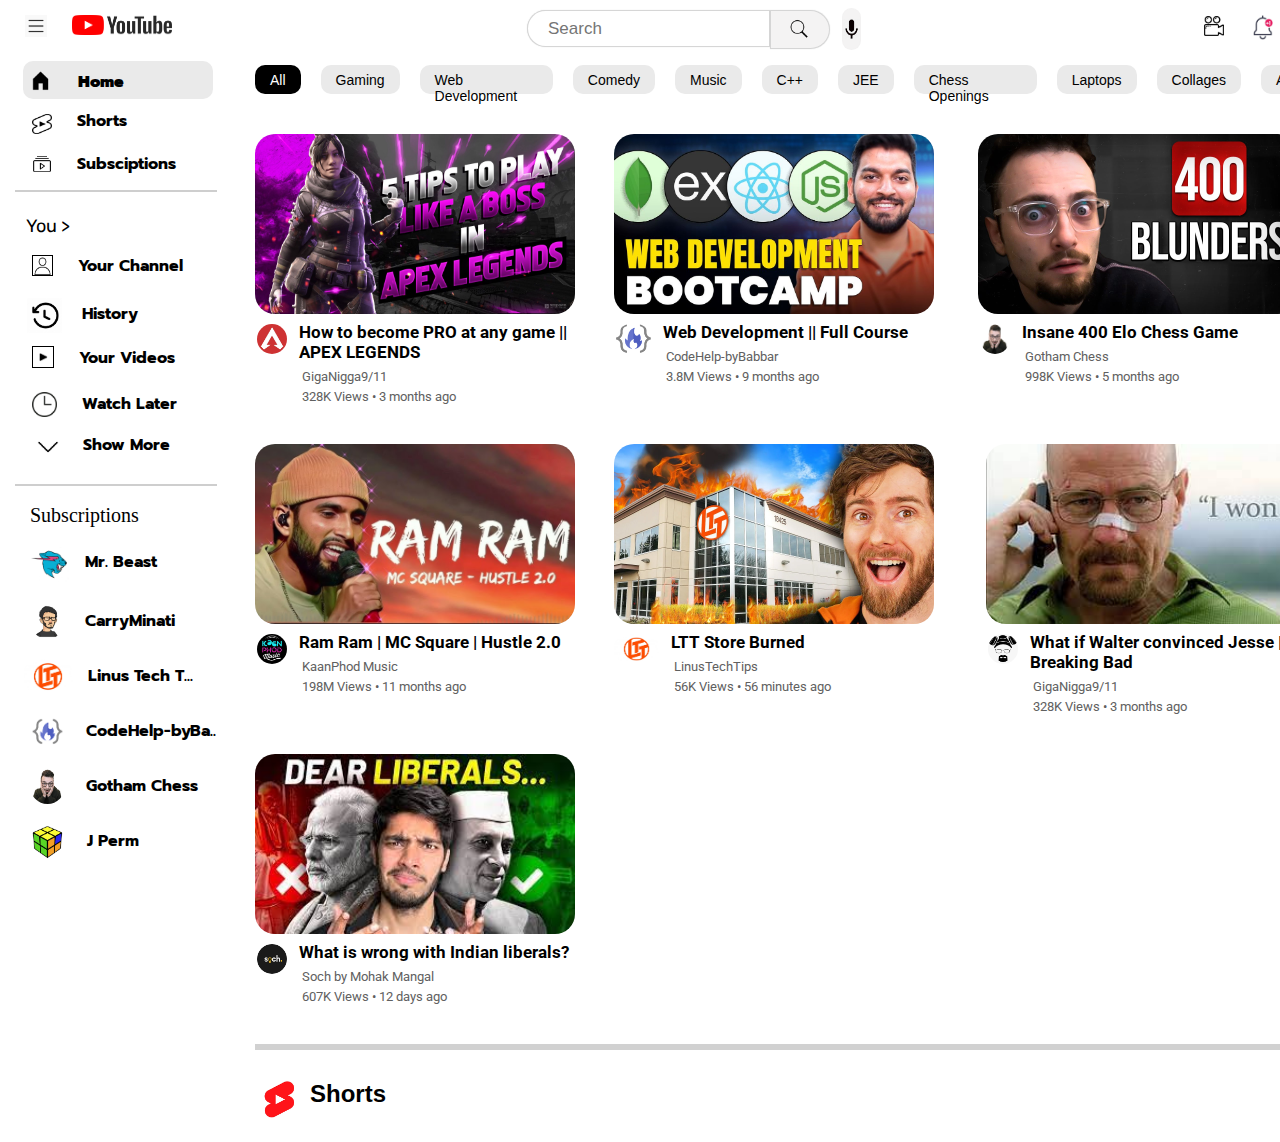
<file: Project 1/Index.html>
<!DOCTYPE html>
<html lang="en">
<head>
    <meta charset="UTF-8">
    <meta name="viewport" content="width=device-width, initial-scale=1.0">
    <link rel="preconnect" href="https://fonts.googleapis.com">
<link rel="preconnect" href="https://fonts.gstatic.com" crossorigin>
<link href="https://fonts.googleapis.com/css2?family=Poppins:wght@300;700;900&family=Prompt:wght@100&family=Roboto&family=Rubik:wght@500&family=Ubuntu:wght@500&display=swap" rel="stylesheet">
    <link rel="stylesheet" href="menu.css">
    <link rel="icon" type="image/x-icon" href="ytlogo.png" id="fevicon">
    <title>(8)YouTube</title>
    <link rel="stylesheet" href="Index.css">
</head>
<body>
    <div>
        <div id="topmenu">
            <a href="" id="barsa"><div class="icon"><img src="menu icon.png" alt="Options Menu" id="bars"></div></a>
            <a href="" id="logoa"><img src="youtube-logo.png" alt="Youtube" id="logo"></a>
            <input type="text" placeholder="Search" id="search">
            <a href="" id="searchIcon"><img src="search_icon.webp" alt="Search" id="searchlogo"></a>
            <a href="" id="mic"><img src="mic1.png" alt="" id="micicon"></a>
            <a href="" id="post"><div class="icon"><img src="camera.png" alt="Upload" id="cameraicon"></div></a>
            <a href="" id="notification"><div class="icon"><img src="notification-icon.jpg" alt="notification" id="notificationicon"></div></a>
            <a href="" id="profile"><img src="Profile Pic.jpg" alt="V" id="profilepic"></a>
        </div>

        <div id="parent1">
        <div id="nav">
            <div id="nav1">
                <li class="hover"><a href="" id="home"><img src="home.png" alt="Home" id="homeicon"><p id="pHome"><strong>Home</strong></p></a></li>
                <li class="hover"><a href="" id="shorts"><img src="shorts.png" alt="Shorts" id="shortsicon"><p id="pshorts">Shorts</p></a></li>
                <li class="hover"><a href="" id="subsciptions"><img src="subsciptions.png" alt="Subsriptions" id="subsriptionsicon"><p id="psubsription">Subsciptions</p></a></li>
            </div>
            <div id="sep1"></div>
            <div id="nav2">
                <p id="you">You ></p>
                <li class="hover">
                    <a href="" id="channel">
                        <img src="Channel.png" alt="" id="channelicon">
                            <p id="pChannel">Your Channel</p>
                        </img>
                    </a>
                </li>
                <li class="hover">
                    <a href="" id="history">
                        <img src="history.png" alt="" id="historyicon">
                            <p id="pHistory">History</p>
                        </img>
                    </a>
                </li>
                <li class="hover">
                    <a href="" id="play">
                        <img src="play.png" alt="" id="playicon">
                            <p id="pplay">Your Videos</p>
                        </img>
                    </a>
                </li>
                <li class="hover">
                    <a href="" id="clock">
                        <img src="clock.png" alt="" id="clockicon">
                            <p id="pclock">Watch Later</p>
                        </img>
                    </a>
                </li>
                <li class="hover">
                    <a href="" id="arrowdown">
                        <img src="arrowdown.png" alt="" id="arrowdownicon">
                            <p id="parrowdown">Show More</p>
                        </img>
                    </a>
                </li>
            </div>
            <div id="sep2"></div>

            <div id="nav3">
                <h6 id="subsciptionsnew">Subscriptions</h6>
                <a href="" class="ytlinks hover">
                    <img src="mrbeast.png" alt="" class="ytchannels" id="mrbeastPic">
                    <p class="navtext" id="mrbeast">Mr. Beast</p>
                </a>
                <a href="" class="ytlinks hover">
                    <img src="carry.webp" alt="" class="ytchannels" id="carryPic">
                    <p class="navtext" id="carry">CarryMinati</p>
                </a>
                <a href="" class="ytlinks hover">
                    <img src="LTT.jpg" alt="" class="ytchannels" id="LTTPic">
                    <p class="navtext" id="LTT">Linus Tech T...</p>
                </a>
                <a href="" class="ytlinks hover">
                    <img src="code help.png" alt="" class="ytchannels" id="odePic">
                    <p class="navtext" id="code">CodeHelp-byBa..</p>
                </a>
                <a href="" class="ytlinks hover">
                    <img src="gotham.png" alt="" class="ytchannels" id="gothamPic">
                    <p class="navtext" id="gotham">Gotham Chess</p>
                </a>
                <a href="" class="ytlinks hover">
                    <img src="jperm.png" alt="" class="ytchannels" id="jeprmPic">
                    <p class="navtext" id="jperm">J Perm</p>
                </a>
            </div>
        </div>
            <div id="parent2">
                <div id="searcheasy">
                    <li class="recommendatoins" id="all">All</li>
                    <li class="recommendatoins">Gaming</li>
                    <li class="recommendatoins">Web Development</li>
                    <li class="recommendatoins">Comedy</li>
                    <li class="recommendatoins">Music</li>
                    <li class="recommendatoins">C++</li>
                    <li class="recommendatoins">JEE</li>
                    <li class="recommendatoins">Chess Openings</li>
                    <li class="recommendatoins">Laptops</li>
                    <li class="recommendatoins">Collages</li>
                    <li class="recommendatoins">Anime</li>
                    <li class="recommendatoins">Valorant</li>
                    <li class="recommendatoins">Computer</li>
                    <li class="recommendatoins">Earphones</li>
                </div>

                <div id="videos">
                    <div class="videoin"><img src="th1.jpg" alt="" class="th1">
                        <div class="content">
                            <img src="ng911.jpg" alt="" class="icon2">
                            <div>
                                <p class="videoname">How to become PRO at any game || APEX LEGENDS</p>
                                <p class="channelname">GigaNigga9/11</p>
                                <p class="channelname views">328K Views &#x2022; 3 months ago</p>
                            </div>      
                        </div>                   
                    </div>
                    <div class="videoin"><img src="th2.jpg" alt="" class="th1">
                        <div class="content">
                            <img src="ch.png" alt="" class="icon2" id="cc">
                            <div>
                                <p class="videoname">Web Development || Full Course</p>
                                <p class="channelname">CodeHelp-byBabbar</p>
                                <p class="channelname views">3.8M Views &#x2022; 9 months ago</p>
                            </div>      
                        </div>                   
                    </div>
                    <div class="videoin"><img src="th3.jpg" alt="" class="th1">
                        <div class="content">
                            <img src="gotham.png" alt="" class="icon2">
                            <div>
                                <p class="videoname">Insane 400 Elo Chess Game</p>
                                <p class="channelname">Gotham Chess</p>
                                <p class="channelname views">998K Views &#x2022; 5 months ago</p>
                            </div>      
                        </div>                   
                    </div>
                    <div class="videoin"><img src="th4.jpg" alt="" class="th1">
                        <div class="content">
                            <img src="giggukicon.jpg" alt="" class="icon2">
                            <div>
                                <p class="videoname">Top Anime Of 2021</p>
                                <p class="channelname">Gigguk</p>
                                <p class="channelname views">2.3M Views &#x2022; 2 years ago</p>
                            </div>      
                        </div>                   
                    </div>
                    <div class="videoin"><img src="th5.jpg" alt="" class="th1">
                        <div class="content">
                            <img src="kpm.jpg" alt="" class="icon2">
                            <div>
                                <p class="videoname">Ram Ram | MC Square | Hustle 2.0</p>
                                <p class="channelname">KaanPhod Music</p>
                                <p class="channelname views">198M Views &#x2022; 11 months ago</p>
                            </div>      
                        </div>                   
                    </div>
                    <div class="videoin"><img src="th6.jpg" alt="" class="th1">
                        <div class="content">
                            <img src="LTT.jpg" alt="" class="icon2" id="ltticon">
                            <div>
                                <p class="videoname">LTT Store Burned</p>
                                <p class="channelname">LinusTechTips</p>
                                <p class="channelname views">56K Views &#x2022; 56 minutes ago</p>
                            </div>      
                        </div>                   
                    </div>
                    <div class="videoin"><img src="th7.jpg" alt="" class="th1">
                        <div class="content">
                            <img src="bbicon.png" alt="" class="icon2">
                            <div>
                                <p class="videoname">What if Walter convinced Jesse || Breaking Bad</p>
                                <p class="channelname">GigaNigga9/11</p>
                                <p class="channelname views">328K Views &#x2022; 3 months ago</p>
                            </div>      
                        </div>                   
                    </div>
                    <div class="videoin"><img src="th8.jpg" alt="" class="th1">
                        <div class="content">
                            <img src="smm.png" alt="" class="icon2">
                            <div>
                                <p class="videoname">What is wrong with Indian liberals?</p>
                                <p class="channelname">Soch by Mohak Mangal</p>
                                <p class="channelname views">607K Views &#x2022; 12 days ago</p>
                            </div>      
                        </div>                   
                    </div>
                    <div id="sep3"></div>
                </div>

                <div id="shortsdiv">
                    <img src="shortsicon.png" alt="" id="shortscolored">
                    <p id="parashorts">Shorts</p>
                    <p id="cross">X</p>
                </div>
            </div>
        </div>

    </div>
</body>
</html>
</file>
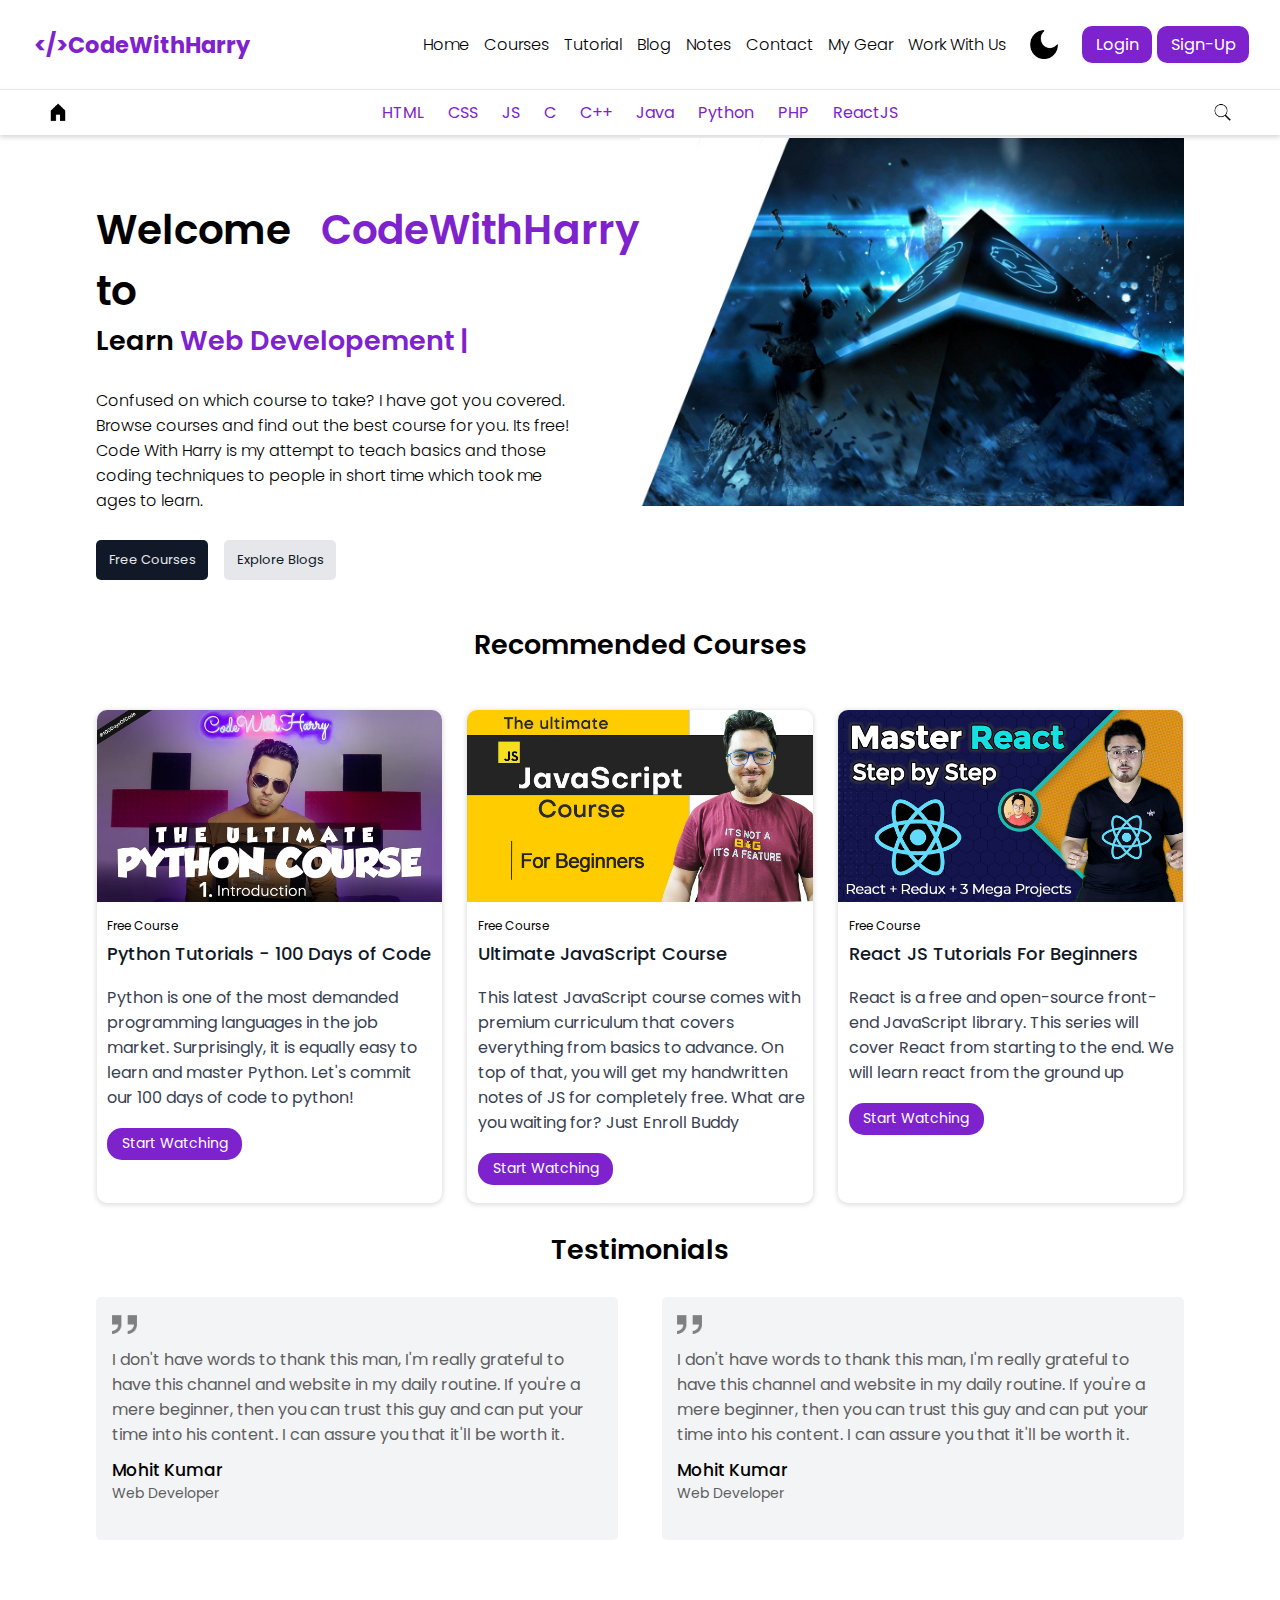
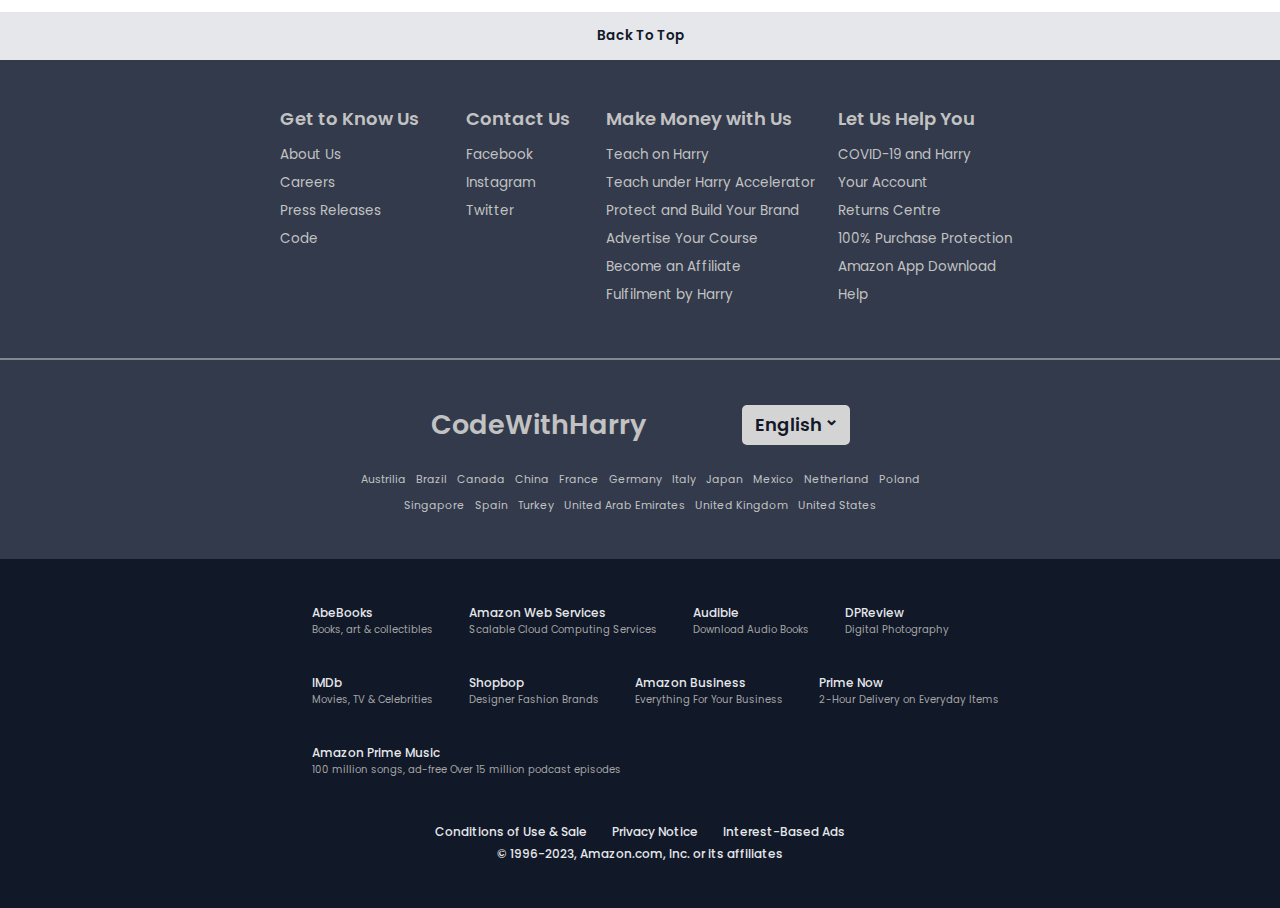
<file: Project 2/Index.html>
<!DOCTYPE html>
<html lang="en">
<head>
    <meta charset="UTF-8">
    <meta name="viewport" content="width=device-width, initial-scale=1.0">
    <link rel="preconnect" href="https://fonts.googleapis.com">
    <link rel="preconnect" href="https://fonts.gstatic.com" crossorigin>
    <link href="https://fonts.googleapis.com/css2?family=Poppins:wght@100;200;300;400;500;600;700;800;900&display=swap" rel="stylesheet">
    <title>Learn to code online !</title>
    <link rel="stylesheet" href="Style.css">
    <link rel="stylesheet" href="mediaQuery.css">
</head>
<body>
    
    <header>
        <div id="topNav">
            <nav id="codeWithHarry">
                <li id="codeWithHarryLi">&#60;/&gt;CodeWithHarry</li>
            </nav>

            <div id="parentMainNav">
                <nav id="maniNav">
                    <li class="mainNavItems">Home</li>
                    <li class="mainNavItems">Courses</li>
                    <li class="mainNavItems">Tutorial</li>
                    <li class="mainNavItems">Blog</li>
                    <li class="mainNavItems">Notes</li>
                    <li class="mainNavItems">Contact</li>
                    <li class="mainNavItems">My Gear</li>
                    <li class="mainNavItems">Work With Us</li>
                </nav>
                <nav id="menu">
                    Menu
                </nav>
    
                <img src="dark_mode.png" alt="Moon-Star" id="darkMode">

                <nav id="sideNav">
                    <li class="sideNavButtons">Login</li>
                    <li class="sideNavButtons" id="signUp">Sign-Up</li>
                </nav>
            </div>
        </div>
        
        <div id="bottomNav">
            <img src="home.png" alt="" class="bottomNavIcons">

            <nav id="bottomMainNav">
                <li class="bottomeNavItems">HTML</li>
                <li class="bottomeNavItems">CSS</li>
                <li class="bottomeNavItems">JS</li>
                <li class="bottomeNavItems">C</li>
                <li class="bottomeNavItems">C++</li>
                <li class="bottomeNavItems">Java</li>
                <li class="bottomeNavItems">Python</li>
                <li class="bottomeNavItems">PHP</li>
                <li class="bottomeNavItems">ReactJS</li>
            </nav>

            <img src="search_icon.webp" alt="" class="bottomNavIcons">
        </div>
    </header>

    <main>
        <div id="main01">
            <div id=content>
                <div id="heading"><p id="headingMain">Welcome to</p><p id="headingCWH">CodeWithHarry</p></div>
                <div id="subheading"><p id="learn">Learn </p><div id="combination"><p id="webd">Web Developement</p><p id="line">|</p></div></div>
                <div id="maincontent"><p>Confused on which course to take? I have got you covered. Browse courses and find out the best course for you. Its free! Code With Harry is my attempt to teach basics and those coding techniques to people in short time which took me ages to learn.</p></div>
                <div id="contentButton">
                    <div id="freeCourse">
                        <p>Free Courses</p>
                    </div>
                    <div id="exploreBlogs">
                        <p>Explore Blogs</p>
                    </div>
                </div>
            </div>
            <img src="1.jpeg" alt="">
        </div>

        <div id="main02">
            <div id="recommendation">
                <p id="reccourse">Recommended Courses</p>
                <div id="cards">
                    <div class="card" id="card1">
                        <img src="python.jpg" alt="" class="courseimg">
                        <p class="fcourse">Free Course</p>
                        <p class="courseName">Python Tutorials - 100 Days of Code</p>
                        <p class="courseDescription">Python is one of the most demanded programming languages in the job market. Surprisingly, it is equally easy to learn and master Python. Let's commit our 100 days of code to python!</p>
                        <div class="startWatchingBox"><p class="startWatching">Start Watching</p></div>
                    </div>
                    <div class="card" id="card2">
                        <img src="JS-Thumb.jpg" alt="" class="courseimg">
                        <p class="fcourse">Free Course</p>
                        <p class="courseName">Ultimate JavaScript Course</p>
                        <p class="courseDescription">This latest JavaScript course comes with premium curriculum that covers everything from basics to advance. On top of that, you will get my handwritten notes of JS for completely free. What are you waiting for? Just Enroll Buddy</p>
                        <div class="startWatchingBox"><p class="startWatching">Start Watching</p></div>
                    </div>
                    <div class="card" id="card3">
                        <img src="react.png" alt="" class="courseimg">
                        <p class="fcourse">Free Course</p>
                        <p class="courseName">React JS Tutorials For Beginners</p>
                        <p class="courseDescription">React is a free and open-source front-end JavaScript library. This series will cover React from starting to the end. We will learn react from the ground up</p>
                        <div class="startWatchingBox"><p class="startWatching">Start Watching</p></div>
                    </div>
                </div>
            </div>
        </div>
        <div id="main03">
            <p id="headingTestimonials">Testimonials</p>
            <div id="parentBoxTestimonials">
                <div class="testimonialBox">
                    <img src="comma.png" alt="">
                    <p class="testimonial">I don't have words to thank this man, I'm really grateful to have this channel and website in my daily routine. If you're a mere beginner, then you can trust this guy and can put your time into his content. I can assure you that it'll be worth it.</p>
                    <p class="name">Mohit Kumar</p>
                    <p class="post">Web Developer</p>
                </div>
                <div class="testimonialBox">
                    <img src="comma.png" alt="">
                    <p class="testimonial">I don't have words to thank this man, I'm really grateful to have this channel and website in my daily routine. If you're a mere beginner, then you can trust this guy and can put your time into his content. I can assure you that it'll be worth it.</p>
                    <p class="name">Mohit Kumar</p>
                    <p class="post">Web Developer</p>
                </div>
            </div>
        </div>
    </main>

    <footer>
        <div id="backToTop">
            <p>Back To Top</p>
        </div>
        <div id="fmain">
            <div id="fmain01">
                <div id="fmainContentBox">
                    <div id="faminContentBox1">
                        <div class="fmainContent" id="gettonknowmore">
                            <p>
                                Get to Know Us
                            </p>
                            <ul>
                                <li class="hover">About Us</li>
                                <li class="hover">Careers</li>
                                <li class="hover">Press Releases</li>
                                <li class="hover">Code</li>
                            </ul>
                        </div>
                        <div class="fmainContent" id="contactUs">
                            <p>
                                Contact Us
                            </p>
                            <ul>
                                <li class="hover">Facebook</li>
                                <li class="hover">Instagram</li>
                                <li class="hover">Twitter</li>
                            </ul>
                        </div>
                    </div>
                    <div id="faminContentBox2">
                        <div class="fmainContent">
                            <p>
                                Make Money with Us
                            </p>
                            <ul>
                                <li class="hover">Teach on Harry</li>
                                <li class="hover">Teach under Harry Accelerator</li>
                                <li class="hover">Protect and Build Your Brand</li>
                                <li class="hover">Advertise Your Course</li>
                                <li class="hover">Become an Affiliate</li>
                                <li class="hover">Fulfilment by Harry</li>
                            </ul>
                        </div>
                        <div class="fmainContent">
                            <p>
                                Let Us Help You
                            </p>
                            <ul>
                                <li class="hover">COVID-19 and Harry</li>
                                <li class="hover">Your Account</li>
                                <li class="hover">Returns Centre</li>
                                <li class="hover">100% Purchase Protection</li>
                                <li class="hover">Amazon App Download</li>
                                <li class="hover">Help</li>
                            </ul>
                        </div>
                    </div>
                </div>
            </div>
            <div id=fsep></div>
            <div id="fmain02">
                <div id="fmain02up">
                    <p>CodeWithHarry</p>
                    <div id="buttonLan"><p>English<p id="downArrow">&#8964</p></p></div>
                </div>
                <div id="countryName">
                    <li class="hover">Austrilia</li>
                    <li class="hover">Brazil</li>
                    <li class="hover">Canada</li>
                    <li class="hover">China</li>
                    <li class="hover">France</li>
                    <li class="hover">Germany</li>
                    <li class="hover">Italy</li>
                    <li class="hover">Japan</li>
                    <li class="hover">Mexico</li>
                    <li class="hover">Netherland</li>
                    <li class="hover">Poland</li>
                    <li class="hover">Singapore</li>
                    <li class="hover">Spain</li>
                    <li class="hover">Turkey</li>
                    <li class="hover">United Arab Emirates</li>
                    <li class="hover">United Kingdom</li>
                    <li class="hover">United States</li>
                </div>
            </div>
        </div>
        <div id="foot">
            <div id="footerBox">
                <div class="footerText hover">
                    <p class="footerName hover">AbeBooks</p>
                    <p class="footerContent hover">Books, art & collectibles</p>
                </div>
                <div class="footerText hover">
                    <p class="footerName hover">Amazon Web Services</p>
                    <p class="footerContent hover">Scalable Cloud Computing Services</p>
                </div>
                <div class="footerText hover">
                    <p class="footerName hover">Audible</p>
                    <p class="footerContent hover">Download Audio Books</p>
                </div>
                <div class="footerText hover">
                    <p class="footerName hover">DPReview</p>
                    <p class="footerContent hover">Digital Photography</p>
                </div>
                <div class="footerText hover">
                    <p class="footerName hover">IMDb</p>
                    <p class="footerContent hover">Movies, TV & Celebrities</p>
                </div>
                <div class="footerText hover">
                    <p class="footerName hover">Shopbop</p>
                    <p class="footerContent hover">Designer Fashion Brands</p>
                </div>
                <div class="footerText hover">
                    <p class="footerName hover">Amazon Business</p>
                    <p class="footerContent hover">Everything For Your Business</p>
                </div>
                <div class="footerText hover">
                    <p class="footerName hover">Prime Now</p>
                    <p class="footerContent hover">2-Hour Delivery on Everyday Items</p>
                </div>
                <div class="footerText hover">
                    <p class="footerName hover">Amazon Prime Music</p>
                    <p class="footerContent hover">100 million songs, ad-free Over 15 million podcast episodes</p>
                </div>
            </div>
            <div id="end">
                <div id="endList">
                    <li class="hover">Conditions of Use & Sale</li>
                    <li class="hover">Privacy Notice</li>
                    <li class="hover">Interest-Based Ads</li>
                </div>
                <p>© 1996-2023, Amazon.com, Inc. or its affiliates</p>
            </div>
        </div>
    </footer>
</body>
</html>
</file>
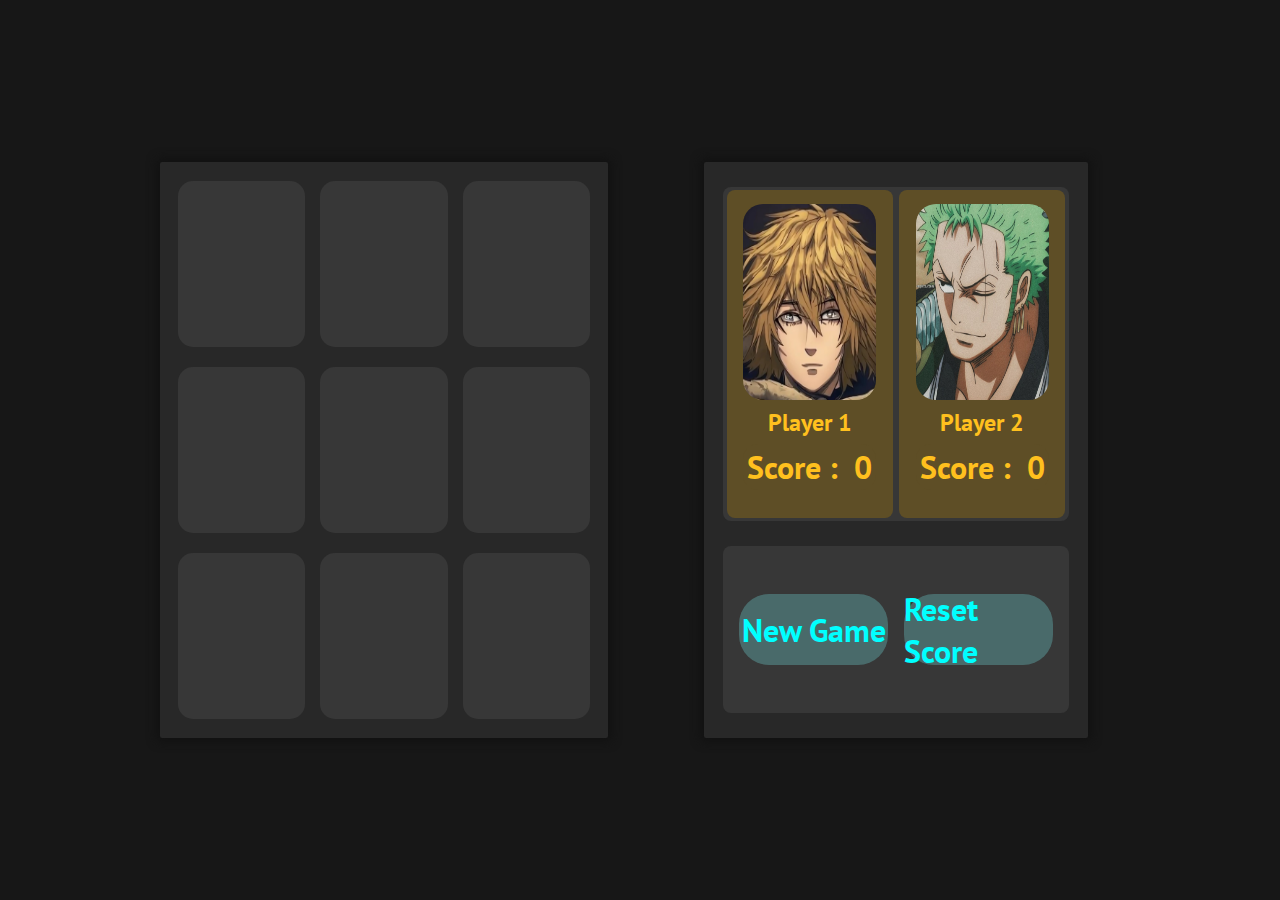
<file: Project 3/index.html>
<!DOCTYPE html>
<html lang="en">
<head>
    <meta charset="UTF-8">
    <meta name="viewport" content="width=device-width, initial-scale=1.0">
    <title>Zero Kata</title>
    <link rel="preconnect" href="https://fonts.googleapis.com">
    <link rel="preconnect" href="https://fonts.gstatic.com" crossorigin>
    <link href="https://fonts.googleapis.com/css2?family=PT+Sans:wght@400;700&display=swap" rel="stylesheet">
    <link rel="stylesheet" href="https://fonts.googleapis.com/css2?family=Material+Symbols+Outlined:opsz,wght,FILL,GRAD@20..48,100..700,0..1,-50..200" />
    <link rel="stylesheet" href="style.css">
    <link rel="stylesheet" href="animations.css">
</head>
<body>
    <div id="main">
        <div id="tictaktoe">
            <svg class="winAnimation1" id ="arr0">
                <rect x="25" y="-5" width="90%" height="8%" class="win0"/>
            </svg>
            <svg class="winAnimation2" id ="arr3">
                <rect x="95" y="30" height="90%" width="8%" class="win0"/>
            </svg>
            <svg class="winAnimation3" id ="arr6">
                <rect x="240" y="180" height="90%" width="8%" class="win0"/>
            </svg>
            <div class="row">
                <div class="col"></div>
                <div class="col"></div>
                <div class="col"></div>
            </div>
            <svg class="winAnimation4" id ="arr7">
                <rect x="243" y="-90" height="90%" width="8%" class="win0"/>
            </svg>
            <svg class="winAnimation1" id ="arr1">
                <rect x="25" y="131" width="90%" height="8%" class="win0"/>
            </svg>
            <svg class="winAnimation2" id ="arr4">
                <rect x="284" y="30" height="90%" width="8%" class="win0"/>
            </svg>
            <div class="row">
                <div class="col"></div>
                <div class="col"></div>
                <div class="col"></div>
            </div>
            <div class="row">
                <div class="col"></div>
                <div class="col"></div>
                <div class="col"></div>
            </div>
            <svg class="winAnimation1" id ="arr2">
                <rect x="25" y="384" width="90%" height="8%" class="win0"/>
            </svg>
            <svg class="winAnimation2" id ="arr5">
                <rect x="480" y="30" height="90%" width="8%" class="win0"/>
            </svg>
        </div>
    </div>
    <div id="side">
        <div id="winCounter">
            <div id="you" class="players draw player1">
                <img src="pictures/player1.jpg" alt="img" class="profile">
                <p class="name draw player1">Player 1</p>
                <div class="scoreBox draw player1">
                    <p class="score draw player1">Score : &nbsp;</p><p class="score draw player1">0</p>
                </div>
            </div>
            <div id="computer" class="players draw player2">
                <img src="pictures/player2.jpg" alt="img" class="profile">
                <p class="name draw player2">Player 2</p>
                <div class="scoreBox draw player2">
                    <p class="score draw player2">Score : &nbsp;</p><p class="score draw player2">0</p>
                </div>
            </div>
        </div>
        <div id="buttons">
            <div id="newGame" class="button"><p>New Game</p></div>
            <a href="index.html" id="recussion"><div id="reset" class="button" href="index.html"><p>Reset Score</p></div></a>
        </div>
    </div>
    <script src="script.js"></script>
</body>
</html>
</file>
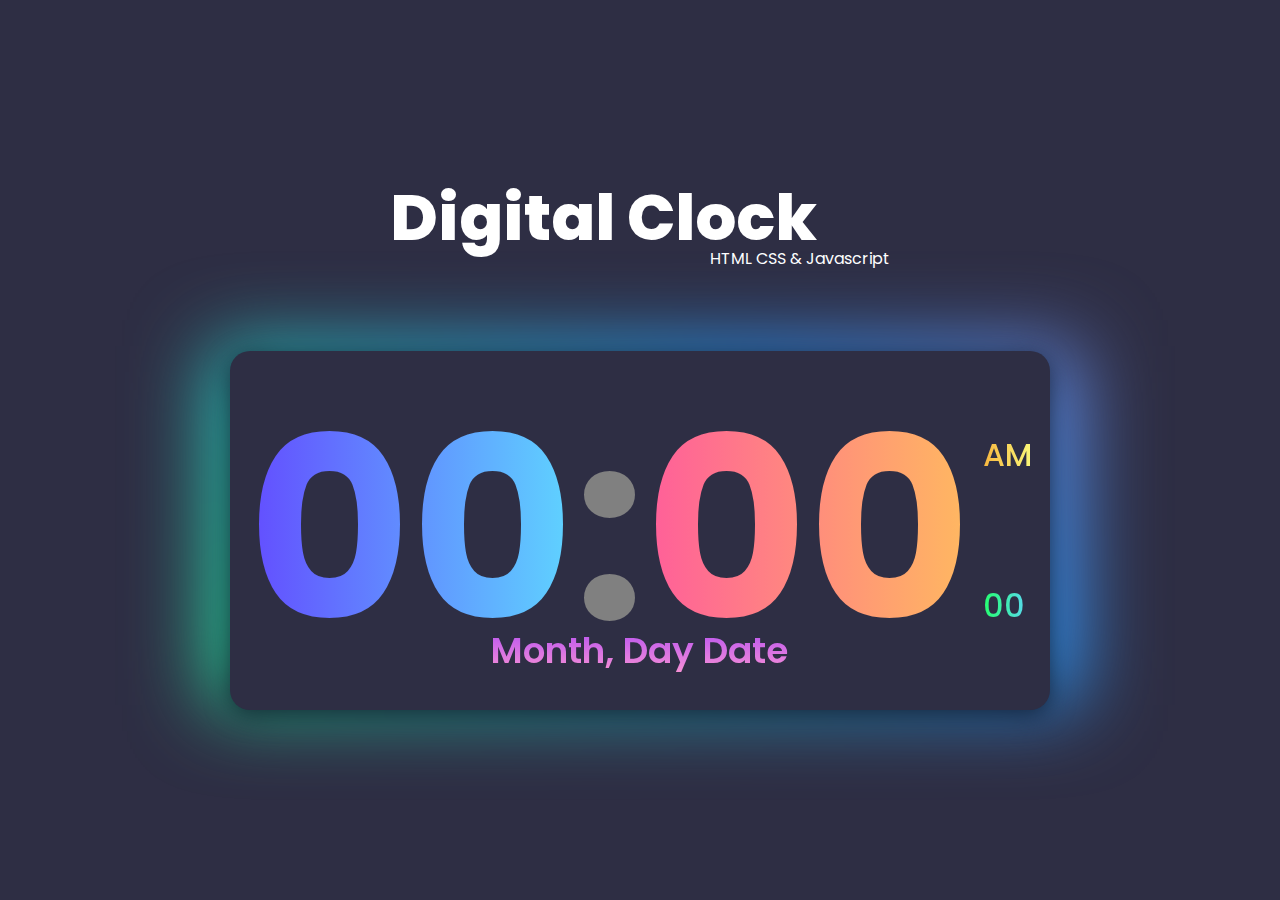
<file: Project 5/index.html>
<!DOCTYPE html>
<html lang="en">
<head>
    <meta charset="UTF-8">
    <meta name="viewport" content="width=device-width, initial-scale=1.0">
    <link rel="preconnect" href="https://fonts.googleapis.com">
    <link rel="preconnect" href="https://fonts.gstatic.com" crossorigin>
    <link href="https://fonts.googleapis.com/css2?family=Poppins:ital,wght@0,100;0,200;0,300;0,400;0,500;0,600;0,700;0,800;0,900;1,100;1,200;1,300;1,400;1,500;1,600;1,700;1,800;1,900&display=swap" rel="stylesheet">
    <link rel="stylesheet" href="styles.css">
    <title>Digital Clock</title>
</head>
<body>
    <div id="heading">
        <p id="mainheading">Digital Clock</p>
        <p id="lowerheading">HTML CSS & Javascript</p>
    </div>
    <div class="main">
        <div id="border">
                <div id="upper">
                    <div id="hour">
                        <p>
                            00
                        </p>
                    </div>
                    <div id="semicolon">
                        <p>
                            :
                        </p>
                    </div>
                    <div id="minute">
                        <p>
                            00
                        </p>
                    </div>
                    <div id="pm">
                        <div id="top">
                            <p>
                                AM
                            </p>
                        </div>
                        <div id="bottom">
                            <p>
                                00
                            </p>
                        </div>
                    </div>
                </div>
                <div id="lower">
                    Month, Day Date
                </div>
        </div>
    </div>
    <script src="script.js"></script>
</body>
</html>
</file>
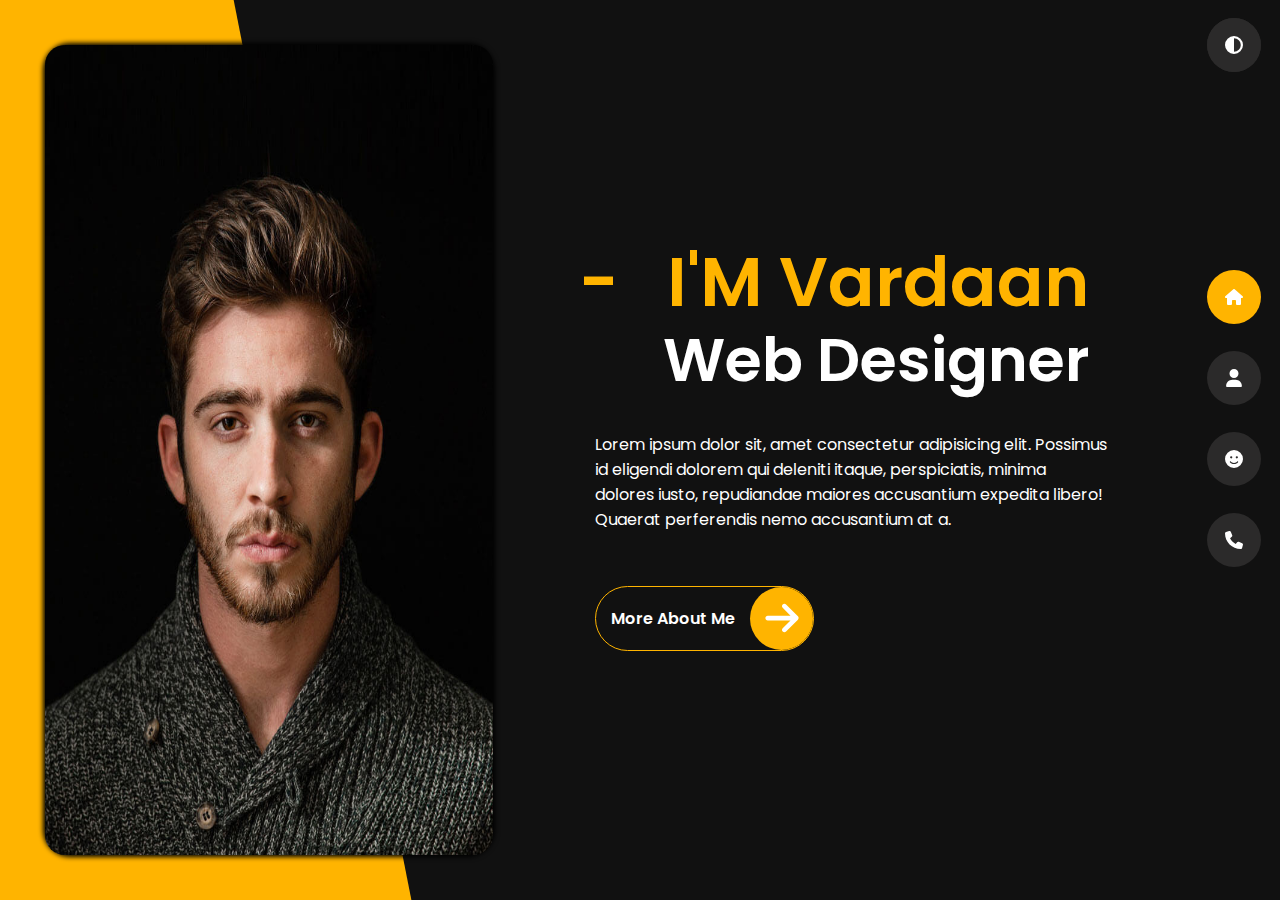
<file: Project 4/Page 1/index.html>
<!DOCTYPE html>
<html lang="en">

<!-- https://tunis-nextjs.netlify.app/home-dark -->

<head>
    <meta charset="UTF-8">
    <meta name="viewport" content="width=device-width, initial-scale=1.0">
    <title>PortFolio</title>
    <link rel="preconnect" href="https://fonts.googleapis.com">
    <link rel="preconnect" href="https://fonts.gstatic.com" crossorigin>
    <link href="https://fonts.googleapis.com/css2?family=Poppins:ital,wght@0,100;0,200;0,300;0,400;0,500;0,600;0,700;0,800;0,900;1,100;1,200;1,300;1,400;1,500;1,600;1,700;1,800;1,900&display=swap" rel="stylesheet">
    <link rel="stylesheet" href="style.css">
    <link rel="stylesheet" href="animations.css">
    <link rel="stylesheet" href="mediaQuery.css">
</head>
<div id="effect"></div>
<body>
    <div id="photo">
        <img src="pictures/profile.jpg" alt="">
    </div>
    <div id="main">
        <div id="top">
            <div id="upperText"><p id="upar wala"> - &nbsp I'M Vardaan</p></div>
            <div id="lowerText"><p id="niche wala"> &nbsp &nbsp &nbsp  Web Designer</p></div>
        </div>
        <div id="middle">
            <p>Lorem ipsum dolor sit, amet consectetur adipisicing elit. Possimus id eligendi dolorem qui deleniti itaque, perspiciatis, minima dolores iusto, repudiandae maiores accusantium expedita libero! Quaerat perferendis nemo accusantium at a.
            </p>
        </div>
        <div id="bottom">
            <div id="border">
                <p>More About Me</p>
                <div id="circle">
                    <img src="pictures/arrow-right-solid.svg" alt="">
                </div>
            </div>
        </div>
    </div>
    <div id="nav">
        <div id="darkMode">
            <div id="darkmode"> 
                <img src="pictures/circle-half-stroke-solid.svg" alt="">
            </div>
        </div>
        <div id="mainNav">
            <div id="home" class="badaNavIcon">
                <p class="navPara">
                    Home
                </p>
                <div id="homechota" class="navicon">
                 <img src="pictures/house-solid.svg" alt="">
                </div>
            </div>
            <a href="../Page 2/Index.html">
                <div id="about" class="badaNavIcon">
                    <p class="navPara">
                        About
                    </p>
                    <div class="navicon">
                        <img src="pictures/user-solid.svg" alt="">
                    </div>
                </div>
            </a>
            <a href="../Page 3/index.html">
                <div id="skills" class="badaNavIcon">
                    <p class="navPara">
                        Skills
                    </p>
                    <div class="navicon">
                        <img src="pictures/face-smile-solid.svg" alt="">
                    </div>
                </div>
            </a>
            <div id="contact" class="badaNavIcon">
                <p class="navPara">
                    Contact
                </p>
                <div class="navicon">
                    <img src="pictures/phone-solid.svg" alt="">
                </div>
            </div>
            <div id="empty">

            </div>
        </div>
    </div>
    <script src="script.js"></script>
</body>
</html>
</file>
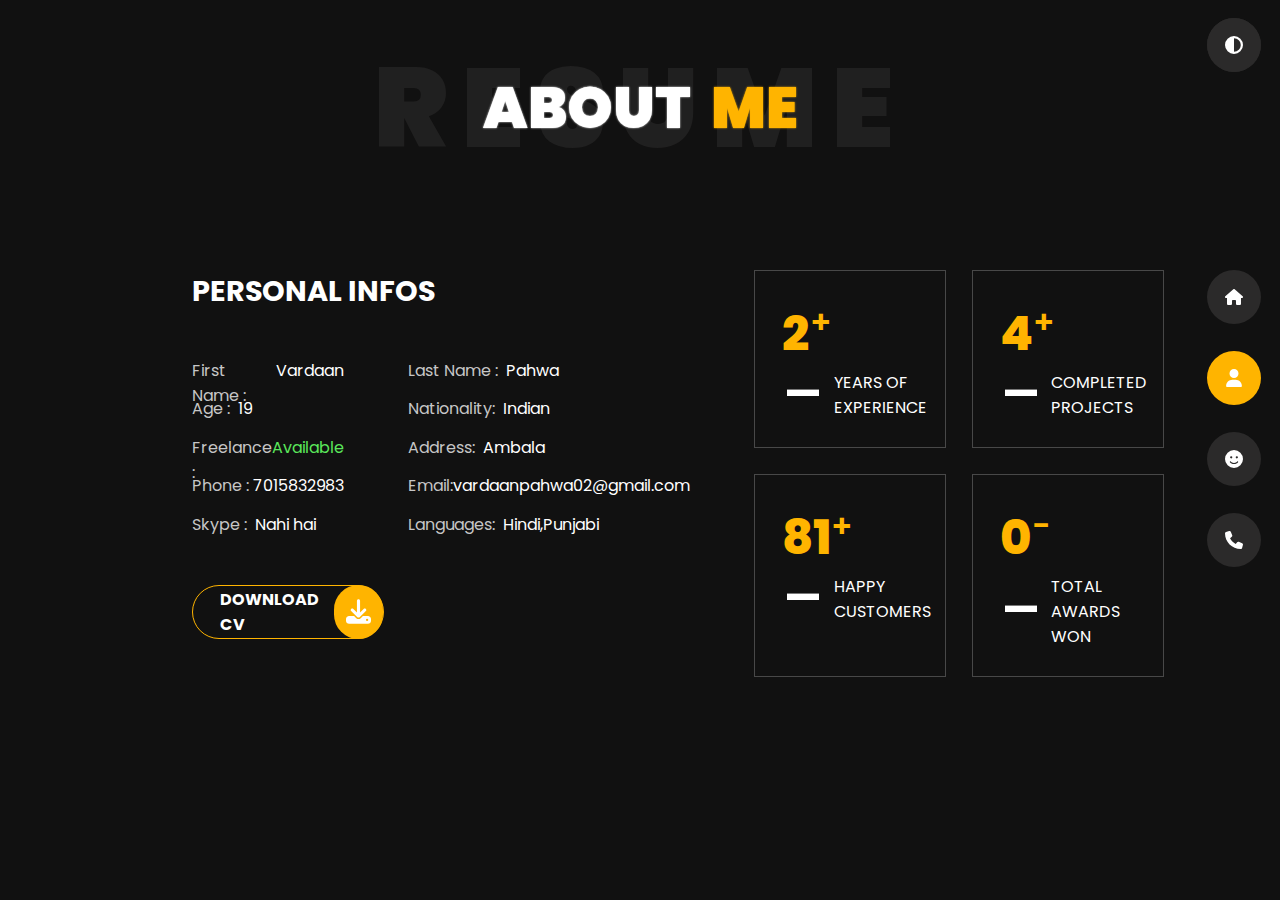
<file: Project 4/Page 2/Index.html>
<!DOCTYPE html>
<html lang="en">
    <!-- https://tunis-nextjs.netlify.app/home-dark -->
<head>
    <meta charset="UTF-8">
    <meta name="viewport" content="width=device-width, initial-scale=1.0">
    <title>About</title>
    <link href="https://fonts.googleapis.com/css2?family=Poppins:ital,wght@0,100;0,200;0,300;0,400;0,500;0,600;0,700;0,800;0,900;1,100;1,200;1,300;1,400;1,500;1,600;1,700;1,800;1,900&display=swap" rel="stylesheet">
    <link rel="stylesheet" href="style.css">
    <link rel="stylesheet" href="animation.css">
</head>
<div id="effect"></div>
<body>
    <div id="nav">
        <div id="darkMode">
            <div id="darkmode"> 
                <img src="pictures/circle-half-stroke-solid.svg" alt="">
            </div>
        </div>
        <div id="mainNav">
            <a href="../Page 1/index.html">
                <div id="home" class="badaNavIcon">
                    <p class="navPara">
                        Home
                    </p>
                    <div id="homechota" class="navicon">
                     <img src="pictures/house-solid.svg" alt="">
                    </div>
                </div>
            </a>
            <div id="about" class="badaNavIcon">
                <p class="navPara">
                    About
                </p>
                <div id="aboutchota" class="navicon">
                    <img src="pictures/user-solid.svg" alt="">
                </div>
            </div>
            <a href="../Page 3/index.html">
                <div id="skills" class="badaNavIcon">
                    <p class="navPara">
                        Skills
                    </p>
                    <div class="navicon">
                        <img src="pictures/face-smile-solid.svg" alt="">
                    </div>
                </div>
            </a>
            <div id="contact" class="badaNavIcon">
                <p class="navPara">
                    Contact
                </p>
                <div class="navicon">
                    <img src="pictures/phone-solid.svg" alt="">
                </div>
            </div>
            <div id="empty">

            </div>
        </div>
    </div>
    <div id="heading">
        <p id="back">RESUME</p>
        <div id="front">
            <p id="frontPart1">ABOUT &nbsp;</p>
            <p id="frontPart2">ME</p>
        </div>
    </div>
    <div id="personalInfo">
        <div id="personalLeft">
            <div id="personLeftHeading"><p>PERSONAL INFOS</p></div>
            <div id="personalLeftMain">
                <div id="iskaLeft">
                    <div><p class="phela">First Name : &nbsp;</p><p class="dusra">Vardaan</p></div>
                    <div><p class="phela">Age : &nbsp;</p><p class="dusra">19</p></div>
                    <div><p class="phela">Freelance : &nbsp;</p><p class="dusra" id="ava">Available</p></div>
                    <div><p class="phela">Phone : &nbsp;</p><p class="dusra">7015832983</p></div>
                    <div><p class="phela">Skype : &nbsp;</p><p class="dusra">Nahi hai</p></div>
                </div>
                <div id="iskaRight">
                    <div><p class="phela">Last Name : &nbsp;</p><p class="dusra">Pahwa</p></div>
                    <div><p class="phela">Nationality: &nbsp;</p><p class="dusra">Indian</p></div>
                    <div><p class="phela">Address: &nbsp;</p><p class="dusra">Ambala</p></div>
                    <div><p class="phela">Email: &nbsp;</p><p class="dusra">vardaanpahwa02@gmail.com</p></div>
                    <div><p class="phela">Languages: &nbsp;</p><p class="dusra">Hindi,Punjabi</p></div>
                </div>
            </div>
            <div id="personalLeftButton">
                <p>DOWNLOAD CV</p>
                <div id="download"><img src="pictures/download-solid.svg" alt=""></div>
            </div>
        </div>
        <div id="personalRight">
            <div id="rightleft">
                <div class="identical">
                    <div class="upper">
                        <div class="l1">2</div>
                        <div class="r1">+</div>
                    </div>
                    <div class="lower">
                        <div class="l2">-</div>
                        <div class="r2">YEARS OF EXPERIENCE</div>
                    </div>
                </div>
                <div class="identical">
                    <div class="upper">
                        <div class="l1">4</div>
                        <div class="r1">+</div>
                    </div>
                    <div class="lower">
                        <div class="l2">-</div>
                        <div class="r2">COMPLETED PROJECTS</div>
                    </div>
                </div>  
            </div>
            
            <div id="rightright">
                <div class="identical">
                    <div class="upper">
                        <div class="l1">81</div>
                        <div class="r1">+</div>
                    </div>
                    <div class="lower">
                        <div class="l2">-</div>
                        <div class="r2">HAPPY CUSTOMERS</div>
                    </div>
                </div>
                <div class="identical">
                    <div class="upper">
                        <div class="l1">0</div>
                        <div class="r1">-</div>
                    </div>
                    <div class="lower">
                        <div class="l2">-</div>
                        <div class="r2">TOTAL AWARDS WON</div>
                    </div>
                </div>  
            </div>
        </div>
    </div>
    <script src="script.js"></script>
</body>
</html>
</file>
<file: Project 1/menu.css>
#searcheasy{
    display: flex;
    margin-top: 5px;
    margin-left: 15px;
}
.recommendatoins{
    margin-left: 20px;
    background-color: rgb(234, 234, 234);
    padding: 15px;
    height: 14px;
    padding-top: 7px;
    padding-bottom: 8px;
    font-family: Arial, Helvetica, sans-serif; 
    border-radius: 10px;
    font-size: 14px;  
}
#all{
    margin-left: 20px;
    background-color: black;
    color: white;
}
.recommendatoins:hover{
    background-color: rgb(198, 198, 198);
}
#parent2{
    display: flex;
    flex-direction: column;
}
#videos{
    margin-top: 40px;
    display: flex;
    flex-wrap: wrap;
}
.videoin{
    margin-bottom: 40px;
    border: 0px solid white;
    border-radius: 3000px;
    margin-left: 35px;
}
.endvideo{
    margin-bottom: 0px;
}
.th1{
    height: 180px;
    width: 320px;
    border: 0px solid white;
    border-radius: 20px;
    display: flex;
    flex-direction: column;
    align-items: center;
}
.icon2{
    height: 30px;
    width: 30px;
    border-radius: 50px;
    margin-top: 10px;
    margin-left: 2px;
}
.content{
    display: flex;
}
.videoname{
    margin-top: 8px;
    width: 280px;
    margin-left: 12px;
    font-family: 'Roboto', sans-serif;
    font-weight: bold;
    font-size: 17px;
}
.channelname{
    font-family: 'Roboto', sans-serif;
    font-size: 13px;
    color: #606060;
    margin-left: 15px ;
    margin-top: 7px;
}
.views{
    margin-top: 5px;
}
#cc{
    width:35px;
}
#ltticon{
    width: 45px;
    margin-left: 0px;
}
#sep3{
    border: 3px solid #d1d1d1;
    width: 1400px;
    margin-left: 35px;
}
#shortscolored{
    height: 40px;
    width: 40px;
    margin-left: 40px;
    margin-top: 30px;
}
#shortsdiv{
    display: flex;
}
#parashorts{
    font-size: 24px;
    margin-top: 30px;
    margin-left: 10px;
    font-family:'Segoe UI', Tahoma, Geneva, Verdana, sans-serif;
    font-weight: bold;
}
#cross{
    position: relative;
    top: 22px;
    left: 1200px;
    font-size: 35px;
    color: #606060;
    font-family: 'Ubuntu', sans-serif;
}
#fevicon{
    height: 40px;
    width: 40px;
}
</file>
<file: Project 1/Index.css>
*{
    margin: 0px;
    padding: 0px;
}
#topmenu{
    display: flex;
}
#bars{
    height: 22px;
    width: 22px; 
    margin: 15px;  
    margin-left: 25px; 
}
#logo{
    height: 20px;
    width: 100px;
    margin: 15px;
    margin-left: 10px;
}
#search{
    height: 35px;
    width:540px;
    margin: 10px;
    margin-left: 340px;
    margin-right: 0px;
    border: 1.5px solid rgba(212, 212, 212, 0.945);
    border-top-left-radius: 50px;
    border-bottom-left-radius: 50px;
    box-shadow: 0px 0px 1px 0.02px rgba(212, 212, 212, 0.945);
    font-size: 17px;
    padding-left: 20px;
}
#searchIcon{
    margin: 10px;
    margin-left: 0px;
    height: 36.5px;
    border: 0.5px solid rgba(212, 212, 212, 0.945);
    border-top-right-radius: 50px;
    border-bottom-right-radius: 50px;
    box-shadow: 0px 0px 1px 0.02px rgba(212, 212, 212, 0.945);
    background-color: rgba(243, 242, 242, 0.945);
}
#searchlogo{
    margin-top: 8px;
    margin-left: 18px;
    margin-right: 20px;
    height: 20px;
    width: 20px;
}
#mic{
    margin: 8px;
    margin-left: 2px;
    border: 1px solid rgba(243, 242, 242, 0.945);
    background-color: rgba(243, 242, 242, 0.945);
    border-radius: 50px;
    height: 40px;
    width: 40px;
    display: flex;
    justify-content: center;
    align-items: center;
}
#micicon{
    height: 20px;
    width: 17px;
}
#post{
    margin: 14px;
    margin-top: 11px;
    margin-left: 330px;
    right: 20px;
    height:35px;
    width: 35;
}
#cameraicon{
    margin: 5px;
    height:20px;
    width: 20px;
}
#notification{
    margin: 13px;
    margin-left: 5px;
    margin-top: 10px;
    height:35px;
    width: 35px;
}
#notificationicon{
    margin: 5px;
    height:25px;
    width: 20px;
}
#profile{
    margin: 13px;
    margin-left: 2px;
    margin-top: 10px;
    height:30px;
    width: 30px;
}
#profilepic{
    margin: 5px;
    height:25px;
    width: 25px;
    border: 0px white solid;
    border-radius: 50px;
}
#nav{
    display: flex;
    flex-direction: column;
    width: 250px;
}
#nav1{
    display: flex;
    flex-direction: column;
}
li{
    list-style-type: none;
}
#home{
    margin: 18px;
    height: 38px;
    width: 190px;
    margin-right: 15px;
    display: flex;
    text-decoration-line: none;
    border: 0px rgb(234, 234, 234) solid;
    border-radius: 10px;
    margin-bottom: 0px;
    margin-top: 1px;
    margin-left: 3px;
    background-color: rgb(234, 234, 234);
}
#pHome{
    font-size: 16px;
    color: black;
    text-decoration-line: none;
    margin: 0px;
    margin-left: 10px;
    font-family: 'Prompt', sans-serif;
    font-weight: bolder;
    margin-top: 9px;
    margin-left: 28px;
}
#homeicon{
    margin: 0px;
    margin-top: 10px;
    margin-left: 7px;
    height: 20px;
    width: 20px;
}
#shorts{
    margin: 18px;
    margin-top: 5px;
    height: 38px;
    width: 190px;
    margin-right: 15px;
    display: flex;
    text-decoration-line: none;
    margin-bottom: 0px;
    margin-left: 0px;
}
#pshorts{
    font-size: 16px;
    color: black;
    text-decoration-line: none;
    margin: 0px;
    margin-left: 10px;
    font-family: 'Prompt', sans-serif;
    font-weight: bolder;
    margin-top: 5px;
    margin-left: 25px;
}
#shortsicon{
    margin: 0px;
    margin-top: 10px;
    margin-left: 12px;
    height: 20px;
    width: 20px;
}
#subsciptions{
    margin: 18px;
    margin-top: 5px;
    margin-bottom: 0px;
    height: 38px;
    width: 190px;
    margin-right: 15px;
    display: flex;
    text-decoration-line: none;
    margin-left: 0px;
}
#subsriptionsicon{
    margin: 0px;
    margin-left: 12px;
    height: 20px;
    width: 20px;
    position: relative;
    top: 7px;
}
#psubsription{
    font-size: 16px;
    color: black;
    text-decoration-line: none;
    margin: 0px;
    margin-left: 10px;
    font-family: 'Prompt', sans-serif;
    font-weight: bolder;
    margin-left: 25px;
    position: relative;
    bottom: 3px;
    top: 5px;
}
#sep1{
    border: 1px solid rgb(206, 206, 206);
    width: 200px;
    margin-left: 15px;
    margin-top: 5px;
}
#nav2{
    margin-top: 3px;
    display: flex;
    flex-direction: column;
}
#you{
    margin-left: 26px;
    margin-top: 20px;
    font-family: 'Rubik', sans-serif;
    color: black;
    font-size: 18px;
}
#channel{
    margin: 18px;
    margin-top: 18px;
    margin-bottom: 0px;
    height: 38px;
    width: 190px;
    margin-right: 15px;
    display: flex;
    text-decoration-line: none;
    margin-left: 0px;
}
#channelicon{
    margin: 0px;
    margin-left: 12px;
    height: 19px;
    width: 19px;
    border: 1.5px solid black;
}
#pChannel{
    font-size: 16px;
    color: black;
    text-decoration-line: none;
    margin: 0px;
    margin-top: 2px;
    font-family: 'Prompt', sans-serif;
    font-weight: bolder;
    margin-left: 25px;
    position: relative;
    bottom: 3px;
}
#history{
    margin: 12px;
    margin-top: 5px;
    margin-bottom: 0px;
    height: 38px;
    width: 190px;
    margin-right: 15px;
    display: flex;
    text-decoration-line: none;
    margin-left: 0px;
    position: relative;
    right:5px;
}
#historyicon{
    margin: 0px;
    margin-left: 12px;
    height: 35px;
    width: 35px;
}
#pHistory{
    font-size: 16px;
    color: black;
    text-decoration-line: none;
    margin: 0px;
    margin-top: 7px;
    font-family: 'Prompt', sans-serif;
    font-weight: bolder;
    margin-left: 20px;
    position: relative;
    bottom: 3px;
}
#play{
    margin: 12px;
    margin-left: 18px;
    margin-top: 10px;
    margin-bottom: 0px;
    height: 38px;
    width: 190px;
    margin-right: 15px;
    display: flex;
    text-decoration-line: none;
    margin-left: 0px;
}
#playicon{
    margin: 0px;
    margin-left: 12px;
    height: 10px;
    width: 10px;
    padding:5px;
    border: 1.5px solid black;
}
#pplay{
    font-size: 16px;
    color: black;
    text-decoration-line: none;
    margin: 0px;
    margin-top: 3px;
    font-family: 'Prompt', sans-serif;
    font-weight: bolder;
    margin-left: 25px;
    position: relative;
    bottom: 3px;
}
#clock{
    margin: 12px;
    margin-left: 12px;
    margin-top: 3px;
    margin-bottom: 0px;
    height: 38px;
    width: 190px;
    margin-right: 15px;
    display: flex;
    text-decoration-line: none;
    margin-left: 0px;
    position: relative;
    right:5px;
}
#clockicon{
    margin: 0px;
    margin-left: 12px;
    height: 25px;
    width: 25px;
    padding:5px;
}
#pclock{
    font-size: 16px;
    color: black;
    text-decoration-line: none;
    margin: 0px;
    margin-top: 5px;
    font-family: 'Prompt', sans-serif;
    font-weight: bolder;
    margin-left: 20px;
    position: relative;
    bottom: 0px;
}
#arrowdown{
    margin: 12px;
    margin-left: 15px;
    margin-top: 6px;
    margin-bottom: 0px;
    height: 38px;
    width: 190px;
    margin-right: 15px;
    display: flex;
    text-decoration-line: none;
    position: relative;
    right:15px;
}
#arrowdownicon{
    margin: 0px;
    margin-left: 12px;
    height: 22px;
    width: 22px;
    padding:5px;
}
#parrowdown{
    font-size: 16px;
    color: black;
    text-decoration-line: none;
    margin: 0px;
    margin-top: 5px;
    font-family: 'Prompt', sans-serif;
    font-weight: bolder;
    margin-left: 19px;
    position: relative;
    bottom: 3px;
    list-style-type: none;
}
#sep2{
    border: 1px solid rgb(206, 206, 206);
    width: 200px;
    margin-left: 15px;
    margin-top: 15px;
}
#subsciptionsnew{
    margin:10px;
    margin-top: 15px;
    margin-left: 30px;
    font-size: 20px;
    font-family: 'Times New Roman', Times, serif;
    font-weight: 100;
}
#nav3{
    margin-top: 3px;
    display: flex;
    flex-direction: column;
    width: 200px;
}
.ytchannels{
    border-radius: 50px;
    height: 35px;
    width: 35px;
    margin: 10px;
    margin-left: 10px;
}
#mrbeastPic{
    position:relative;
    right: 7px;
    width: 60px;
    height: 35px;
}
#carryPic{
    margin-top: 12px;
}
#LTTPic{
    width: 50px;
    position: relative;
    right: 7px;
}
.ytlinks{
    display: flex;
    text-decoration: none;
}
.navtext{
    font-size: 16px;
    color: black;
    text-decoration: none;
    font-family: 'Prompt', sans-serif;
    font-weight: bolder;
    position: relative;
    text-decoration: none;
}
#mrbeast{
    top: 13px;
    right: 15px;
}
#carry{
    top: 17px;
    left: 10px;
}
#LTT{
    right: 2px;
    top: 15px;
}
#code{
    top: 15px;
    left: 11px;
}
#gotham{
    top: 15px;
    left: 11px;
}
#jperm{
    top: 15px;
    left: 12px;
}
.hover{
    width: 200px;
    margin-left: 20px;
}
.hover:hover{
    background-color: rgb(234, 234, 234);
    border-radius: 10px;
    padding-left: 10px;
}
#parent1{
    display: flex;
    flex-direction: row;
}
</file>
<file: Project 2/Style.css>
*{
    margin: 0px;
    padding: 0px;
    list-style-type: none;
    text-decoration: none;
    box-sizing: border-box;
}
#topNav{
    display: flex;
    height: 90px;
    justify-content: space-between;
    align-items: center;
    border-bottom: 1px solid #e2e2e2a2;
}
#topNav nav{
    display: flex;
}

#parentMainNav{
    display: flex;
    gap: 1.5rem;
    align-items: center;
}
.mainNavItems{
    font-size: 1.8vh;
    margin-left: 15px;
    font-family: 'Poppins', sans-serif;
    font-weight: 300;
    position: relative;
}
.mainNavItems:hover{
    text-decoration: underline;
    text-decoration-color: #7E22CE;
    text-decoration-thickness: 0.4vh;
    bottom: 2.5px;
    text-underline-offset: 1vh;
}
.sideNavButtons{
    font-size: 1.8vh;
    margin-right: 5px;
    font-family: 'Poppins', sans-serif;
    background-color: #7E22CE;
    color: white;
    border-radius: 10px;
    padding: 1.5vh;
    padding-top: 0.7vh;
    padding-bottom: 0.7vh;
}
.sideNavButtons:hover{
    background-color: #5900a7;
}
#codeWithHarryLi{
    font-size: 2.5vh;
    font-family: 'Poppins', sans-serif;
    font-weight: bold;
    color: #7E22CE;
}
#codeWithHarry{
    margin-left: 3.8vh;
}
#signUp{
    margin-right: 3.4vh;
}
#darkMode{
    height: 1.8rem;
    width: 1.8rem;
    margin-left: 0px;
    margin-right: 0px;
}
#bottomNav{
    display: flex;
    justify-content: space-between;
    align-items: center;
    height: 45px;
    box-shadow: 0px 2px 5px #b8b8b8a2;
}
.bottomNavIcons{
    height: 1.2rem;
    width: 1.2rem;
    margin-left: 3rem;
    margin-right: 3rem;
}
.bottomeNavItems{
    font-family: 'Poppins', sans-serif;
    color: #7E22CE;
    position: relative;
}
.bottomeNavItems:hover{
    text-decoration: underline;
    text-decoration-color: #7E22CE;
    text-decoration-thickness: 3px;
    bottom: 2.5px;
    text-underline-offset: 7px;
}
#bottomMainNav{
    display: flex;
    gap: 1.5rem;
}
#menu{
    position: absolute;
    opacity: 0;
    font-size: 0px;
}    
main{
    display: flex;
    flex-direction: column;
    align-items: center;
}
#main01{
    width: 85%;
    display: flex;
}
#content{
    width: 50%;
}
#heading{
    display: flex;
    margin-top: 5vw;
    font-family: 'Poppins', sans-serif;
    font-size: 4.5vh;
    font-weight: 100;
    font-weight: 600;
}
#headingCWH{
    margin-left: 0.5rem;
    color: #7E22CE;
}
#subheading{
    display:flex;
    font-family: 'Poppins', sans-serif;
    font-size: 3vh;
    font-weight: 600;
}
#webd{
    margin-left: 0.35rem;
    color: #7E22CE;
}
#contentButton{
    display: flex;
}
#freeCourse{
    display: flex;
    justify-content: center;
    align-items: center;
    height: 2.5rem;
    width: 7rem;
    background-color: #111827;
    border-radius: 5px;
}
#freeCourse p{
    color: #E5E7EB;
    font-family: 'Poppins', sans-serif;
    font-size: 13px;
}
#exploreBlogs{
    display: flex;
    justify-content: center;
    align-items: center;
    height: 2.5rem;
    width: 7rem;
    background-color: #E5E7EB;
    border-radius: 5px;
    margin-left: 1.8vh;
}
#exploreBlogs p{
    color: #111827;
    font-family: 'Poppins', sans-serif;
    font-size: 13px;
}
#maincontent{
    margin-top: 3vh;
    margin-bottom: 3vh;
    font-family: 'Poppins', sans-serif;
    font-size: 1rem;
    font-weight: 300;
    width: 90%;
}
#content{
    height: 40%;
}
@keyframes line{
    0%{
        opacity: 100;
    }
    25%{
        opacity: 50;
    }
    50%{
        opacity: 0;
    }
    75%{
        opacity: 50;
    }
    100%{
        opacity: 100;
    }
}
#line{
    margin-left: 0.35rem;
    color: #7E22CE;
    animation-name: line;
    animation-duration: 0.75s;
    animation-iteration-count: infinite;
    animation-timing-function: ease-in-out;

}
#main01 img{
    margin-top: 3px;
    width: 50%;
    height: 40%;
}
#combination{
    display: flex;
}
#main02{
    width: 85%;
}
#recommendation{
    margin-top: 5vh;
    display: flex;
    flex-direction: column;
    justify-content: center;
    align-items: center;
}
#cards{
    margin-top: 5vh;
    display: flex;
    border-radius: 10px;
}
.card{
    height: auto;
    width: 27vw;
    box-shadow: 0px 1px 5px 1px #dfdfdf;
    border-radius: 10px;
    gap: 5vh;
}
#reccourse{
    font-family: 'Poppins', sans-serif;
    font-size: 3vh;
    font-weight: 600;
}
.courseimg{
    width: 27vw;
    height: 15vw;
    border-top-left-radius: 10px;
    border-top-right-radius: 10px;
}
.fcourse{
    color: #000000;
    margin-top: 1.2vh;
    margin-left: 1.2vh;
    font-size: 12px;
    font-family: 'Poppins', sans-serif;
}
.courseName{
    color: #111827;
    font-size: 18px;
    font-family: 'Poppins', sans-serif;
    font-weight: 500;
    margin-left: 1.2vh;
    margin-top: 5px;
}
.courseDescription{
    color: #374151;
    font-size: 16px;
    font-family: 'Poppins', sans-serif;
    margin-left: 1.2vh;
    margin-top: 2vh;

}
.startWatching{
    font-size: 14px;
    font-family: 'Poppins', sans-serif;
}
.startWatchingBox{
    display: flex;
    justify-content: center;
    align-items: center;
    color: #FFFFFF;
    background-color: #7E22CE;
    border-radius: 15px;
    width: 15vh;
    height: 2rem;
    margin-left: 1.2vh;
    margin-top: 2vh;
    margin-bottom: 2vh;
}
#card1{
    margin-right: 25px;
}
#card3{
    margin-left: 25px;
}
#main03{
    margin-top: 3vh;
    display: flex;
    flex-direction: column;
    width: 85%;
    justify-content: center;
    align-items: center;
}
#parentBoxTestimonials{
    display: flex;
    margin-top: 3vh;
    justify-content: space-between;
}
#headingTestimonials{
    font-family: 'Poppins', sans-serif;
    font-size: 3vh;
    font-weight: 600;
}
.testimonialBox{
    background-color: #F3F4F6;
    width: 48%;
    align-items: start;
    border-radius: 5px;
}
.testimonialBox img{
    width: 25px;
    height: 25px;
    margin-top: 3%;
    margin-left: 3%;
}
.testimonial{
    font-family: 'Poppins', sans-serif;
    margin-left: 3%;
    margin-right: 3%;
    margin-top: 1%;
    color: #5e5e5e;
}
.post{
    font-family: 'Poppins', sans-serif;
    margin-left: 3%;
    margin-right: 3%;
    font-size: 14px;
    color: #5e5e5e;
    padding-bottom: 4vh;
}
.name{
    font-family: 'Poppins', sans-serif;
    margin-left: 3%;
    margin-right: 3%;
    margin-top: 2%;
    font-size: 17px;
    font-weight: 500;
}
footer{
    margin-top: 8vh;
}
#backToTop p{
    font-family: 'Poppins', sans-serif;
    font-size: 1.5vh;
    font-weight: 600;
    color: #111827;
}
#backToTop{
    width: 100%;
    background-color: #E5E7EB;;
    height: 3rem;
    display: flex;
    justify-content: center;
    align-items: center;
}
#fmain{
    background-color: #323a4c;
    height: auto;
    width: 100%;
    display: flex;
    flex-direction: column;
    justify-content: top;
    align-items: center;
}
#fmain01{
    width: 60%;
    display: flex;
    justify-content: center;
    align-items: center;
}
#fmainContentBox{
    width: 100%;
    margin-top: 5vh;
    display: flex;
    justify-content: space-between;
    flex-wrap: wrap;
    height: auto;
}
#faminContentBox1{
    display: flex;
    justify-content: space-around;
    width: 44%;
}
#faminContentBox2{
    display: flex;
    justify-content: space-around;
    width: 56%;
}
.fmainContent p{
    font-family: 'Poppins', sans-serif;
    font-size: 2vh;
    font-weight: 600;
    color: #c2c2c2;
    margin-bottom: 0.8rem;
}
.fmainContent li{
    font-family: 'Poppins', sans-serif;
    font-size: 1.5vh;
    font-weight: 400;
    color: #c2c2c2;
    margin-bottom: 0.5rem;
}
#fsep{
    border: 0.5px #c2c2c290 solid;
    width: 100%;
    margin-top: 5vh;
}
#fmain02{
    margin-top: 5vh;
    width: 54%;
    display: flex;
    flex-direction: column;
    justify-content: center;
    align-items: center;
}
#fmain02up{
    display: flex;
    gap: 6rem;
    justify-content: center;
    align-items: center;
}
#fmain02 p{
    font-family: 'Poppins', sans-serif;
    font-size: 3vh;
    font-weight: 600;
    color: #c2c2c2;
}
#countryName{
    margin-top: 3vh;
    display: flex;
    gap: 10px;
    flex-wrap: wrap;
    justify-content: center;
    align-items: center;
    width: 90%;
    padding-bottom: 5vh;
}
#fmain02 li{
    font-family: 'Poppins', sans-serif;
    font-size: 1.2vh;
    color: #c2c2c2;
}
#buttonLan{
    display: flex;
    justify-content: center;
    align-items: center;
    width: 12vh;
    height: 2.5rem;
    background-color: #d5d4d4;
    border-radius: 5px;
}
#buttonLan p{
    font-family: 'Poppins', sans-serif;
    font-size: 2vh;
    color: #111827;
}
#downArrow{
    font-family: 'Poppins', sans-serif;
    font-size: 2vh;
    color: #111827;
    position: relative;
    bottom: 6px;
    left: 2px;
}  
#foot{
    width: 100%;
    background-color: #111827;
    display: flex;
    justify-content: center;
    align-items: center;
    height: auto;
    flex-direction: column;
}
#footerBox{
    margin-top: 5vh;
    width: 54%;
    margin-bottom: 5vh;
    display: flex;
    justify-content: start;
    flex-wrap: wrap;
    gap: 4vh;
    margin-left: 4vh;
}
.footerName{
    font-family: 'Poppins', sans-serif;
    font-size: 12px;
    color: #E5E7EB;
    font-weight: 500;
}
.footerContent{
    font-family: 'Poppins', sans-serif;
    font-size: 10px;
    color: #a4a4a5;
}
#end{
    display: flex;
    flex-direction: column;
    justify-content: center;
    align-items: center;
}
#endList{
    display: flex;
    gap: 25px;
}
#endList li{
    font-family: 'Poppins', sans-serif;
    font-size: 12px;
    color: #E5E7EB;
    font-weight: 500;
}
#end p{
    margin-top: 0.5vh;
    font-family: 'Poppins', sans-serif;
    font-size: 12px;
    color: #E5E7EB;
    font-weight: 500;
    padding-bottom: 5vh;
}
.hover:hover{
    text-decoration-line: underline;
}
#backToTop p:hover{
    font-size: 16px;
}
.startWatchingBox:hover{
    background-color: #8c4ac6;
}
#exploreBlogs:hover{
    background-color: #aeb2bc;
}
#freeCourse:hover{
    background-color: #343c4c;
}
#freeCourse p:hover{
    color: #FFFFFF;
}
</file>
<file: Project 2/mediaQuery.css>
@media (min-width:650px) and (max-width:1154px) {
    #menu{
        position: relative;
        opacity: 100;
        font-size: 2.2vh;
        margin-left: 15px;
        font-family: 'Poppins', sans-serif;
        font-weight: 700;
        color: #7E22CE;
        display: flex;
        flex-direction: column;
    }
    #menu:hover{
        text-decoration-color: #7E22CE;
        bottom: 2.5px;
    }
    .mainNavItems{
        opacity: 0;
        font-size: 0px;
        position: absolute;
    }  
}
@media (max-width:650px) {
    #menu{
        position: relative;
        opacity: 100;
        font-size: 2.2vh;
        margin-left: 15px;
        font-family: 'Poppins', sans-serif;
        font-weight: 700;
        color: #7E22CE;
    }
    #menu:hover{
        text-decoration-color: #7E22CE;
        bottom: 2.5px;
    }
    .mainNavItems{
        opacity: 0;
        font-size: 0px;
        position: absolute;
    }  
    #signUp{
        margin-right: 5px;
    }
    #codeWithHarry{
        margin-left: 5px;
    }
}
@media(max-width:530px){
    #signUp{
        margin-right: 0vh;
        font-size: 0vh;
        margin-right: 0px;
        font-family: 'Poppins', sans-serif;
        background-color: #7E22CE;
        color: white;
        border-radius:0px;
        padding: 0vh;
        padding-top: 0vh;
        padding-bottom: 0vh;
    }
    #parentMainNav{
        gap: 15px;
    }
    #menu{
        margin-left: 0px;
    }
}
@media (max-width:730px){
    .bottomeNavItems{
        font-size: 0px;
        position: absolute;
    }
}
@media (max-width:500px){
    .bottomNavIcons{
        margin-left: 10px;
        margin-right: 10px;
    }
}
@media (max-width:400px){
    #darkMode{
        width: 0px;
        height: 0px;
    }
    #parentMainNav{
        gap: 5px;
    }
    #codeWithHarryLi{
        font-size: 16px;
    }
    #menu{
        font-size: 16px;
    }
}
@media (max-width:1245px) and (min-width:625px){
    #main01 img{
        width: 0px;
        height: 0px;
    }
    #content{
        width: 100%;
        display: flex;
        flex-direction: column;
        justify-content: center;
        align-items: center;
    }
}
@media (max-width:625px){
    #main01 img{
        width: 0px;
        height: 0px;
    }
    #content{
        width: 100%;
        display: flex;
        flex-direction: column;
        justify-content: center;
        align-items: center;
    }
    #heading{
        flex-direction: column;
        justify-content: center;
        align-items: center;
    }
}
@media (max-width:400px){
    #subheading{
        display: flex;
        flex-direction: column;
        align-items: center;
    }
    #reccourse{
        text-align: center;
    }
}
@media (max-width:705px){
    #cards{
        flex-direction: column;
    }
    .card{
        width: 300px;
        height: auto;
        margin-top: 30px;
    }
    .courseimg{
        width: 100%;
        height: 170px;
    }
    #card1{
        margin-right: 0px;
    }
    #card3{
        margin-left:0px;
    }
    #parentBoxTestimonials{
        flex-direction: column;
        justify-content: center;
        align-items: center;
        gap: 2vh;
        width: 100%;
    }
    .testimonialBox{
        width: 100%;
    }
}
@media (max-width:1230px) and (min-width:540px){
    #fmain01{
        width: 80%;
    }

    #faminContentBox1{
        width: 100%;
        margin-bottom: 3vh;
        justify-content: space-around;
    }
    #faminContentBox2{
        width: 100%;
        justify-content: space-around;
    }
    #contactUs{
        position: relative;
        right: 2rem;
    }
    #gettonknowmore{
        position: relative;
        right: 2rem;
    }
}
@media (max-width:540px) {
    #fmain01{
        width: 85%;
    }
    #faminContentBox1{
        width: 100%;
        margin-bottom: 3vh;
        flex-direction: column;
        gap: 3vh;
    }
    #faminContentBox2{
        width: 100%;
        margin-bottom: 3vh;
        flex-direction: column;
        gap: 3vh;
    }
    #footerBox{
        flex-direction: column;
        width: 85%;
    }
    #endList{
        flex-direction: column;
        margin-left: 0px;
    }
    #footerBox{
        margin-left: 0px;
    }
    #end{
        width: 85%;
        justify-content: start;
        align-items: start;
    }
    #end p{
        margin-top: 3vh;
    }
}
@media (max-width:940px){
    #fmain02up{
        flex-direction: column;
        gap: 1.5vh;
    }
}
</file>
<file: Project 3/style.css>
*{
    margin: 0px;
    padding: 0px;
    box-sizing: border-box;
    list-style-type: none;
    text-decoration: none;
}
body{
    width: 100vw;
    height: 100vh;
    display: flex;
    flex-direction: row;
    align-items: center;
    background-color: #171717;
}
#main{
    margin-left: 5%;
    height: 80%;
    width: 50%;
    display: flex;
    align-items: center;
    justify-content: center;
    /* background-color: bisque; */
}
#tictaktoe{
    display: grid;
    height: 80%;
    width: 70%;
    display: flex;
    flex-direction: column;
    justify-content: space-evenly;
    gap: 2px;
    background-color: #282828;
    border-radius: 2px;
    box-shadow: 0px 0px 10px 4px #121212;
    padding-top: 0.6rem;
    padding-bottom: 0.6rem;
    padding-right: 0.3rem;
    padding-left: 0.3rem;
}
.row{
    height: 33%;
    width: 100%;
    display: flex;
    flex-direction: row;
    justify-content: space-evenly;
    align-items: center;
    gap: 2px;
    /* background-color: blueviolet; */
}
.col{
    height: 90%;
    width: 29%;
    background-color: #373737;
    border-radius: 15px;
    display: flex;
    align-items: center;
    justify-content: center;
    /* box-shadow: 0px 0px 1px 1px #313131; */
}
/* #rowBorder{
    border-top:solid 1px #afb4bd;;
    border-bottom:solid 1px #afb4bd;;
}
.colBorder{
    border-right:solid 1px #afb4bd;
    border-left:solid 1px #afb4bd;
} */
#side{
    background-color: #282828;
    border-radius: 2px;
    height: 64%;
    width: 30%;
    margin-right: 10% ;
    box-shadow: 0px 0px 10px 4px #121212;
    display: flex;
    flex-direction: column;
    align-items: center;
    justify-content: space-evenly;
    
}
#winCounter{
    background-color: #373737;
    height: 58%;
    width: 90%;
    border-radius: 8px;
    display: flex;
    flex-direction: row;
    justify-content: space-evenly;

}
.players{
    /* background-color: white; */
    width: 50%;
    display: flex;
    flex-direction: column;
    align-items: center;
    margin: 1%;
    border-radius: 8px;

}
.profile{
    width:80%;
    height: 60%;
    margin-top: 8%;
    border-radius: 20px;
}
.name{
    margin-top: 4%;
    font-size: 1.5rem;
    font-weight: 900;
    font-family: 'PT Sans', sans-serif;
}
.scoreBox{
    margin-top: 4%;
    width: 80%;
    height: 14%;
    display: flex;
    justify-content: center;
    align-items: center;
    /* background-color: #5e4e26; */
    border-radius: 15px;
}

.score{
    font-size: 2rem;
    font-weight: 900;
    font-family: 'PT Sans', sans-serif;
}
#buttons{
    height: 29%;
    width: 90%;
    background-color: #373737;
    border-radius: 8px;
    display: flex;
    flex-direction: row;
    align-items: center;
    justify-content: space-evenly; 
}
.button{
    width: 43%;
    height: 43%;
    border-radius: 30px;
    background-color: rgba(106, 200, 200, 0.358);
    display: flex;
    align-items: center;
    justify-content: center;
}
a{
    width: 43%;
    height: 43%;
}
#reset{
    width: 100%;
    height: 100%;
}
.button p{
    font-size: 2rem;
    font-weight: 900;
    font-family: 'PT Sans', sans-serif;
    color: aqua;
}
.circle1{
    height: 80%;
    width: 80%;
    /* background-color: white; */
    /* border-radius: 100px;
    fill: none;
    stroke:#121212;
    stroke-width: 2rem; */
    fill: #ffc01e;
}
</file>
<file: Project 3/animations.css>
svg{
    height: 100%;
    width: 100%;
}
.outer{
    fill: none;
    stroke: white;
    stroke-width: 1rem;
    stroke-dasharray: 1000,0;
    animation: 2s ease-in-out 0s 1 ghum;
}
.cross{
    fill: white;
    animation: 1s ease-in-out 0s 1 aa1;
}
.line1{
    transform: rotate(-45deg);
}
.line2{
    transform: rotate(45deg);
}
@keyframes ghum{
    from{
        stroke-dasharray: 0,1000;
    }
    to{
        stroke-dasharray: 1000,0;
    }
}
@keyframes aa1{
    from{
        height: 0%;
    }
    to{
        height: 100%;
    }
}
.draw{
    color: #ffc01e;
    background-color: #5e4e26;
}
.win{
    color: #00b8a3;
    background-color: #294d35;
}
.lose{
    color: #ef4743;
    background-color: #5a302f;
}
@keyframes drawToWin{
    from{
        color: #ffc01e;
        background-color: #5e4e26;
    }
    to{
        color: #00b8a3;
        background-color: #294d35;
    }
}
@keyframes drawToLose{
    from{
        color: #ffc01e;
        background-color: #5e4e26;
    }
    to{
        color: #ef4743;
        background-color: #5a302f;
    }
}
@keyframes winToDraw{
    from{
        color: #00b8a3;
        background-color: #294d35;
    }
    to{
        color: #ffc01e;
        background-color: #5e4e26;
    }
}
@keyframes loseToDraw{
    from{
        color: #ef4743;
        background-color: #5a302f;
    }
    to{
        color: #ffc01e;
        background-color: #5e4e26;
    }
}
.winAnimation1{
    display: none;
    /* width: 35%; */
    position: absolute;
    /* animation: 1s ease-in-out 0s 1 winHorizontal; */
}
.winAnimation2{
    display: none;
    /* height: 63%; */
    position: absolute;
    /* animation: 1s ease-in-out 1s 1 winVertical; */
}
#arr0{
    height : 43%;
    width: 0%;
}
#arr1{
    height : 30%;
    width : 0%;
}
#arr2{
    height : 44%;
    width : 0%;
}
#arr3{
    height : 0%;
    width: 17%;
}
#arr4{
    height : 0%;
    width: 20%;
}
#arr5{
    height : 0%;
    width: 29%;
}
.winAnimation3{
    display: none;
    height: 63%;
    position: absolute;
    /* animation: 1s ease-in-out 1s 1 winDiagnal1; */
}
#arr6{
    height : 0%;
    width: 19%;
    transform: rotate(-45deg);
}
.winAnimation4{
    display: none;
    height: 63%;
    position: absolute;
    /* animation: 1s ease-in-out 1s 1 winDiagnal2; */
}
#arr7{
    height : 0%;
    width: 19%;
    transform: rotate(45deg);
}
.win0{
    fill: #00b8a3;
}
@keyframes winHorizontal{
    from{
        width: 0%;
    }
    to{
        width: 35%;
    }
}
@keyframes winVertical{
    from{
        height: 0%;
    }
    to{
        height: 63%;
    }
}
@keyframes winDiagnal1{
    from{
        height: 0%;
    }
    to{
        height: 100%;
    }
}
@keyframes winDiagnal2{
    from{
        height: 0%;
    }
    to{
        height: 98%;
    }
}
/* #brr0{
    animation: 1s ease-in-out 0s 1 move0;
    transform: translateX(190px) translateY(185px);
    display: none;
}
#brr8{
    animation: 1s ease-in-out 1s 1 move8;
    transform: translateX(-190px) translateY(-185px);
    display: none;
}
#brr1{
    animation: 1s ease-in-out 1s 1 move1;
    transform: translateX(0px) translateY(185px);
    display: none;
}
#brr7{
    animation: 1s ease-in-out 1s 1 move7;
    transform: translateX(-0px) translateY(-185px);
    display: none;
}
#brr2{
    animation: 1s ease-in-out 1s 1 move2;
    transform: translateX(-190px) translateY(185px);
    display: none;
}
#brr6{
    animation: 1s ease-in-out 1s 1 move6;
    transform: translateX(190px) translateY(-185px);
    display: none;
}
#brr3{
    animation: 1s ease-in-out 1s 1 move3;
    transform: translateX(-190px) translateY(185px);
    display: none;
}
#brr5{
    animation: 1s ease-in-out 1s 1 move5;
    transform: translateX(190px) translateY(-185px);
    display: none;
} */
@keyframes move3{
    from{
        transform: translateX(0px) translateY(0px);
    }
    to{
        transform: translateX(190px) translateY(0px);
    }
}
@keyframes move5{
    from{
        transform: translateX(0px) translateY(0px);
    }
    to{
        transform: translateX(-190px) translateY(0px);
    }
}
@keyframes move0{
    from{
        transform: translateX(0px) translateY(0px);
    }
    to{
        transform: translateX(190px) translateY(185px);
    }
}
@keyframes move8{
    from{
        transform: translateX(0px) translateY(0px);
    }
    to{
        transform: translateX(-190px) translateY(-185px);
    }
}
@keyframes move1{
    from{
        transform: translateX(0px) translateY(0px);
    }
    to{
        transform: translateX(0px) translateY(185px);
    }
}
@keyframes move7{
    from{
        transform: translateX(0px) translateY(0px);
    }
    to{
        transform: translateX(0px) translateY(-185px);
    }
}
@keyframes move2{
    from{
        transform: translateX(0px) translateY(0px);
    }
    to{
        transform: translateX(-190px) translateY(185px);
    }
}
@keyframes move6{
    from{
        transform: translateX(0px) translateY(0px);
    }
    to{
        transform: translateX(190px) translateY(-185px);
    }
}
</file>
<file: Project 5/styles.css>
*{
    padding: 0px;
    margin: 0px;
    box-sizing: border-box;
    list-style-type: none;
    text-decoration: none;
    font-family: 'Poppins', sans-serif;
    color: white;
}
body{
    background-color: #2e2e44;
    height: 100vh;
    width: 100%;
    display: flex;
    flex-direction: column;
    justify-content: center;
    align-items: center;
}
#heading{
    /* background-color: pink; */
}
#mainheading{
    line-height: 3.5rem;
    font-size: 4rem;
    font-weight: 800;
}
#lowerheading{
    margin-left: 20rem;
}
.main{
    position: relative;
    margin-top: 5rem;
    width: 68vw;
    height: 28vw;
    /* background: #fff; */
    padding: 1rem; 
    display: flex;
    flex-direction: column;
    justify-content: center;
    align-items: center;
    border-radius: 20px;
    z-index: 2;
}
@keyframes ani {
    0%{
        background-position: 0 50%;
    }
    50%{
        background-position: 100% 50%;
    }
    100%{
        background-position: 0 50%;
    }
}
.main::before{
    width: 68vw;
    height: 28vw;
    content: '';
    position: absolute;
    background: linear-gradient(45deg,#24ff6d,#2f93f1,#ff5e9a);
    background-size: 200% 200%;
    filter: blur(40px); 
    top: -5px;
    bottom: -5px;
    right: -5px;
    bottom: -5px;
    z-index: -1;
    animation: 2s linear 0s infinite ani;
    
}
#border{
    width: 64vw;
    height: 28vw;
    background: #2e2e44;
    padding: 1rem; 
    display: flex;
    flex-direction: column;
    justify-content: center;
    align-items: center;
    box-shadow: 0 5px 25px rgba(14,21,37,0.8);
    border-radius: 20px;
    z-index: 2; 
}
#upper{
    /* background: pink; */
    display: flex;
    flex-direction: row;
    align-items: center;
    justify-content: center;
}
#upper p{
    font-size: 28vh;
    font-weight: 700;
}
#pm p{
    font-size: 3.5vh;
    font-weight: 500;
}
#pm{
    height:22vh;
    margin-left: 1vw;
    /* background: greenyellow; */
    display: flex;
    flex-direction: column;
    justify-content: space-between;
}
#lower{
    font-weight: 600;
    font-size: 4vh;
    position: absolute;
    bottom: 2rem;
}
/* #border{
    background: linear-gradient(#);
} */
#hour p{
    background: linear-gradient(90deg,#634dff,#5fd4ff);
    -webkit-text-fill-color: transparent;
    background-clip: text;
}
#minute p{
    background: linear-gradient(90deg,#ff5e9a,#ffb960);
    -webkit-text-fill-color: transparent;
    background-clip: text;
}
#top p{
    background: linear-gradient(90deg,#f7b63f,#faf879);
    -webkit-text-fill-color: transparent;
    background-clip: text;
}
#bottom p{
    background: linear-gradient(90deg,#24ff6d,#5fd4ff);
    -webkit-text-fill-color: transparent;
    background-clip: text;
}
#semicolon{
    background: #808080;
    -webkit-text-fill-color: transparent;
    background-clip: text;
}
#lower{
    background: linear-gradient(#ae4af6,#ff98d1);
    -webkit-text-fill-color: transparent;
    background-clip: text;
}
</file>
<file: Project 4/Page 1/style.css>
*{
    margin: 0px;
    padding: 0px;
    text-decoration: none;
    list-style-type: none;
    box-sizing: border-box;
    font-family: 'Poppins', sans-serif;
}
body{
    height: 100vh;
    width: 100vw;
    background-image: url(pictures/background.png);
    background-repeat: no-repeat;
    background-color: #111;
    display: flex;
    /* flex-wrap: wrap; */
    align-items: center;
    gap: 3vw;
}
#photo{
    background-color: aliceblue;
    height: 90%;
    width: 35%;
    margin-left: 5vh;
    border-radius: 25px;
    box-shadow:0px 0px 5px 2px black;
}
#photo img{
    height: 100%;
    width: 100%;
    border-radius: 20px;
}
#nav{
    position: absolute;
    right: 1.5vw;
    /* background-color: aqua; */
    width: 17%;
    height: 100%;
    display: flex;
    flex-direction: column;
    align-items: end;
    justify-content: space-between;
}
#darkMode{
    background-color: #2b2a2a;
    height: 6vh;
    width: 6vh;
    border-radius: 100px;
    margin-top: 2vh;
}
#mainNav{
    display: flex;
    flex-direction: column;
    align-items: end;
    gap: 3vh;
    /* background-color: aliceblue; */
    height: auto;
    width: 100%;
}
.navicon{
    background-color: #2b2a2a;
    height: 6vh;
    width: 6vh;
    border-radius: 100px;
    display: flex;
    justify-content: center;
    align-items: center;
    /* position: absolute; */
}
.navicon img{
    height: 2vh;
    width: 2vh;
    color: white;
}
#homechota{
    background-color: #ffb400;
}
#darkMode img{
    height: 2.5vh;
    width: 2.5vh;
}
#empty{
    height: 34vh;
    width: 1vh;
    /* background-color: red; */
}
.badaNavIcon{
    display: flex;
    flex-direction: row;
    flex-wrap: wrap;
    justify-content: space-between;
    align-items: center;
    border-radius: 100px;
    gap: 1vh;
    /* position: absolute; */
    background-color: #ffb400;
    width: auto;
    height: 6vh;
}
.badaNavIcon p {
    margin-left: 2vw;
    margin-top: 4px;
    color: white;
    font-weight: 600;
}
#home p{
    margin-top: 0px;
}
#main{
    /* background-color: greenyellow; */
    width: 50%;
    height: 80%;
    display: flex;
    flex-direction: column;
    align-items: center;
    justify-content: center;
    gap: 3vh;
}
#top{
    width: 85%;
    height: auto;
    display: flex;
    justify-content: start;
    flex-direction: column;
}
#upperText{
    color: #ffb400;
    font-weight: 600;
    font-size: 5rem;
    line-height: 4rem;
}
#lowerText{
    color: #FFF;
    font-weight: 600;
    font-size: 4.5rem;
}
#middle{
    width: 80%;
    color: white;
}
#bottom{
    display: flex;
    justify-content: start;
    width: 80%;
    /* background-color: aquamarine; */
}
#border{
    /* background-color: aliceblue; */
    height: auto;
    border: solid 1px #ffb400;
    border-radius: 100px;
    margin-top: 3vh;
    display: flex;
    flex-direction: row;
    justify-content: space-between;
    align-items: center;
}
#border p{
    color: white;
    font-size: 1.2rem;
    margin:0px 15px 0px 35px;
    font-weight: 600;
}
#circle{
    background-color: #ffb400;
    height: 7vh;
    width: 7vh;
    border-radius: 100px;
    display: flex;
    justify-content: center;
    align-items: center;
}
#circle img{
    height: 60%;
    width: 60%;
}
#darkmode{
    background-color: #2b2a2a;
    height: 6vh;
    width: 6vh;
    border-radius: 100px;
    display: flex;
    justify-content: center;
    align-items: center;
    /* position: absolute; */
}
#darkmode img{
    height: 2vh;
    width: 2vh;
    color: white;
}
</file>
<file: Project 4/Page 1/animations.css>
@keyframes start {
    from{
        height: 100vh;
        top:0px
    }
    to{
        height: 0vh;
        top: 898px;
    }
}
@keyframes navStart{
    from{
        transform: translateX(1.5vw);
    }
    to{
        transform: translateX(0vh);
    }
}
@keyframes photoStart {
    from{
        transform: translateX(-3vw);
    }
    to{
        transform: translateX(0px);
    }
}
@keyframes topStart {
    from{
        transform: translateY(-5vh);
    }
    to{
        transform: translateY(0px);
    }
}
@keyframes bottomStart {
    from{
        transform: translateY(5vh);
    }
    to{
        transform: translateY(0px);
    }
}
@keyframes middleStart {
    from{
        opacity: 0;
    }
    to{
        opacity: 1;
    }
}
#nav{
    animation: 0.5s ease-out 0.5s 1 navStart;
}
#effect{
    z-index: 10;
    position: absolute;
    background-color: #333;
    width: 100vw;
    height: 0vh;
    animation: 1s cubic-bezier(1, -0.85, 0.44, 1.98) 0s 1 start;
}
.badaNavIcon{
    background: linear-gradient(to right,#111 50%,#ffb400 50%);
    background-size: 200% 100%;
    background-position: left;
    transition: all 0.5s ease-out;
}
.badaNavIcon p{ 
    opacity: 0;
    transition: all 0.5s cubic-bezier(0.97, 0.21, 0.96, 0.22);
}
/* .badaNavIcon:hover {
    background-position: right; 
    background-color: #ffb400;
    opacity: 100%;
} */
#home{
    background: linear-gradient(to right,#111 50%,#ffb400 50%);
    background-size: 200% 100%;
    background-position: left;
    transition: all 0.5s ease-out;
}
#home:hover{
    background-position: right;
}
.navicon{
    opacity: 100%;
    transition: all 0.3s ease;
}
.navicon:hover{
    opacity: 100%;
    background-color: #ffb400;
}
#border{
    background:linear-gradient(to right,#111 50%, #ffb400 50%);
    background-size: 200% 100%;
    background-position: left;
    transition: all 0.5s ease-out;
}
#border:hover{
    background-position: right;
}
#darkmode{
    transition: all 0.5s ease-out;
}
#darkmode:hover{
    background-color: #ffb400;
}
#photo{
    animation: 0.5s ease-out 0.5s 1 photoStart;
}
#top{
    animation: 0.5s ease-out 0.5s 1 topStart;
}
#middle{
    animation: 0.8s ease-out 0.5s 1 middleStart;
}
#bottom{
    animation: 0.5s ease-out 0.5s 1 bottomStart;
}
</file>
<file: Project 4/Page 1/mediaQuery.css>
@media (max-width: 1460px) and (min-width:1220px){
    #upperText{
        font-size: 4.3rem;
    }
    #lowerText{
        font-size: 3.8rem;
    }
    #middle p{
        font-size: 1rem;
    }
    .badaNavIcon p{
        font-size: 1rem;
    }
    #border p{
        font-size: 1rem;
        margin:0px 15px 0px 15px;
    }
}
@media (max-width: 1220px) and (min-width:1090px){
    #upperText{
        font-size: 3.8rem;
    }
    #lowerText{
        font-size: 3.4rem;
    }
    #middle p{
        font-size: 0.9rem;
    }
    .badaNavIcon p{
        font-size: 0.9rem
    }
    #border p{
        font-size: 0.9rem;
        margin:0px 15px 0px 25px;
    }
}
@media (max-width: 1090px) and (min-width:900px){
    #upperText{
        font-size: 3rem;
    }
    #lowerText{
        font-size: 2.5rem;
    }
    #middle p{
        font-size: 0.8rem;
    }
    .badaNavIcon p{
        font-size: 0.8rem
    }
    #border p{
        font-size: 0.8rem;
        margin:0px 15px 0px 15px;
    }
}
@media (max-width: 900px) and (min-width:760px){
    #upperText{
        font-size: 2.5rem;
    }
    #lowerText{
        font-size: 2rem;
    }
    #middle p{
        font-size: 0.7rem;
    }
    .badaNavIcon p{
        font-size: 0.7rem
    }
    #border p{
        font-size: 0.7rem;
        margin:0px 10px 0px 10px;
    }
}
</file>
<file: Project 4/Page 2/style.css>
*{
    margin: 0px;
    padding: 0px;
    text-decoration: none;
    list-style-type: none;
    box-sizing: border-box;
    font-family: 'Poppins', sans-serif;
}
body{
    height: 100vh;
    width: 100%;
    background-color: #111;
    display: flex;
    justify-content: center;
    align-items: center;
    flex-direction: column;
}
#nav{
    position: absolute;
    right: 1.5vw;
    /* background-color: aqua; */
    width: 17%;
    height: 100%;
    display: flex;
    flex-direction: column;
    align-items: end;
    justify-content: space-between;
}
#darkMode{
    background-color: #2b2a2a;
    height: 6vh;
    width: 6vh;
    border-radius: 100px;
    margin-top: 2vh;
}
#mainNav{
    display: flex;
    flex-direction: column;
    align-items: end;
    gap: 3vh;
    /* background-color: aliceblue; */
    height: auto;
    width: 100%;
}
.navicon{
    background-color: #2b2a2a;
    height: 6vh;
    width: 6vh;
    border-radius: 100px;
    display: flex;
    justify-content: center;
    align-items: center;
    /* position: absolute; */
}
.navicon img{
    height: 2vh;
    width: 2vh;
    color: white;
}
#aboutchota{
    background-color: #ffb400;
}
#darkMode img{
    height: 2.5vh;
    width: 2.5vh;
}
#empty{
    height: 34vh;
    width: 1vh;
    /* background-color: red; */
}
.badaNavIcon{
    display: flex;
    flex-direction: row;
    flex-wrap: wrap;
    justify-content: space-between;
    align-items: center;
    border-radius: 100px;
    gap: 1vh;
    /* position: absolute; */
    background-color: #ffb400;
    width: auto;
    height: 6vh;
}
.badaNavIcon p {
    margin-left: 2vw;
    margin-top: 4px;
    color: white;
    font-weight: 600;
}
#home p{
    margin-top: 0px;
}
#main{
    /* background-color: greenyellow; */
    width: 50%;
    height: 80%;
    display: flex;
    flex-direction: column;
    align-items: center;
    justify-content: center;
    gap: 3vh;
}
#top{
    width: 85%;
    height: auto;
    display: flex;
    justify-content: start;
    flex-direction: column;
}
#upperText{
    color: #ffb400;
    font-weight: 600;
    font-size: 5rem;
    line-height: 4rem;
}
#lowerText{
    color: #FFF;
    font-weight: 600;
    font-size: 4.5rem;
}
#middle{
    width: 80%;
    color: white;
}
#bottom{
    display: flex;
    justify-content: start;
    width: 80%;
    /* background-color: aquamarine; */
}
#border{
    /* background-color: aliceblue; */
    height: auto;
    border: solid 1px #ffb400;
    border-radius: 100px;
    margin-top: 3vh;
    display: flex;
    flex-direction: row;
    justify-content: space-between;
    align-items: center;
}
#border p{
    color: white;
    font-size: 1.2rem;
    margin:0px 15px 0px 35px;
    font-weight: 600;
}
#circle{
    background-color: #ffb400;
    height: 7vh;
    width: 7vh;
    border-radius: 100px;
    display: flex;
    justify-content: center;
    align-items: center;
}
#circle img{
    height: 60%;
    width: 60%;
}
#darkmode{
    background-color: #2b2a2a;
    height: 6vh;
    width: 6vh;
    border-radius: 100px;
    display: flex;
    justify-content: center;
    align-items: center;
    /* position: absolute; */
}
#darkmode img{
    height: 2vh;
    width: 2vh;
    color: white;
}

#heading{
    width: 100vw;
    height: 24vh;
    /* background-color: aqua; */
    display: flex;
    justify-content: center;
    align-items: center;
}
#back{
    color: #2b2a2a;
    opacity: 0.6;
    font-size: 7rem;
    font-weight: 900;
    letter-spacing: 0.8rem;
}
#front{
    /* background-color: #FFF; */
    display: flex;
    position: absolute;
    font-size: 3.6rem;
    font-weight: 900;
    justify-content: center;
    align-items: center;
    color: white;
    text-shadow: 0px 0px 2px #FFF;
}
#frontPart2{
    color: #ffb400;
    text-shadow: 0px 0px 2px #ffb400;
}
#personalInfo{
    margin: auto;
    margin-top: 6vh;
    display: flex;
    /* background-color: aqua; */
    height: auto;
    width: 70%;
    gap: 5vw;
}
#personalLeft{
    
}
#personLeftHeading p{
    color: white;
    font-size: 1.8rem;
    font-weight: 700;
    margin-bottom: 1vh;
}
#personalLeftMain{
    /* background-color: #ffb400; */
    display: flex;
    gap: 5vw;
    margin-top: 5vh;
}
#iskaRight{
    display: flex;
    flex-direction: column;
    gap: 1.2rem;
}
#iskaLeft{
    display: flex;
    flex-direction: column;
    gap: 1.2rem;
}
#iskaLeft div{
    display: flex;
}
#iskaRight div{
    display: flex;
}
.phela{
    font-size: 1rem;
    color: #c6c6c6;
    height: 1rem;
}
.dusra{
    font-size: 1rem;
    color: #fff;
    height: 1.2rem;
}
#personalLeftButton{
    height: 6vh;
    width: 15vw;
    border: solid 1px #ffb400;
    border-radius: 100px;
    margin-top: 6vh;
    display: flex;
    justify-content: space-between;
    align-items: center;
}
#personalLeftButton p{
    color: #fff;
    font-weight: 700;
    font-size: 1rem;
    margin-left: 14%;
}
#download{
    background-color: #ffb400;
    border-radius: 100px;
    height: 6vh;
    width: 6vh;
    display: flex;
    justify-content: center;
    align-items: center;
}
#download img{
    height: 50%;
    width: 50%;
}
#ava{
    color: #5be85b;
}
#personalRight{
    /* background-color: #5be85b; */
    display: flex;
    flex-direction: column;
    gap: 2vw;
    z-index: 8;
}
#rightright{
    display: flex;
    gap: 2vw;
}
#rightleft{
    display: flex;
    gap: 2vw;
}
.identical{
    padding: 3vh;
    width: 15vw;
    border: solid 1px #484848;
    color: white;
}
.upper{
    display: flex;
    color:#ffb400
}
.lower{
    display: flex;
    gap: 5%;
}
.l1{
    display: flex;
    align-items: center;
    justify-content: center;
    font-size: 3rem;
    font-weight: 800;
}
.r1{
    display: flex;
    align-items: start;
    justify-content: center;
    font-size: 2rem;
    font-weight: 600;
}
.l2{
    display: flex;
    align-items: center;
    justify-content: center;
    font-size: 5rem;
    line-height: 3rem;
}
.r2{
    display: flex;
    align-items: center;
    justify-content: center;
}
#mySkills{
    background-color: greenyellow;
    width: 70%;
    height: 20%;
    margin: auto;
    
}
</file>
<file: Project 4/Page 2/animation.css>
@keyframes start {
    from{
        height: 100vh;
        top:0px
    }
    to{
        height: 0vh;
        top: 898px;
    }
}
@keyframes headingStart{
    from{
        transform: translateY(-5vh);
    }
    to{
        transform: translateY(0vh);
    }
}
@keyframes navStart{
    from{
        transform: translateX(1.5vw);
    }
    to{
        transform: translateX(0vh);
    }
}
@keyframes personalInfoLeftStart{
    from{
        transform: translateX(-3vw);
    }
    to{
        transform: translateX(0vh);
    }
}
@keyframes personalInfoRightStart{
    from{
        transform: translateX(3vw);
    }
    to{
        transform: translateX(0vh);
    }
}
#effect{
    z-index: 10;
    position: absolute;
    background-color: #333;
    width: 100vw;
    height: 0vh;
    animation: 1s cubic-bezier(1, -0.85, 0.44, 1.98) 0s 1 start;
}
.badaNavIcon{
    background: linear-gradient(to right,#111 50%,#ffb400 50%);
    background-size: 200% 100%;
    background-position: left;
    transition: all 0.4s ease-out;
}
.badaNavIcon p{ 
    opacity: 0;
    transition: all 0.4s cubic-bezier(0.97, 0.21, 0.96, 0.22);
}
#home{
    background: linear-gradient(to right,#111 50%,#ffb400 50%);
    background-size: 200% 100%;
    background-position: left;
    transition: all 0.4s ease-out;
}
#home:hover{
    background-position: right;
}
.navicon{
    opacity: 100%;
    transition: all 0.3s ease;
}
.navicon:hover{
    opacity: 100%;
    background-color: #ffb400;
    z-index:10;
}
#darkmode{
    transition: all 0.5s ease-out;
}
#darkmode:hover{
    background-color: #ffb400;
}
#heading{
    animation: 0.5s ease-out 0.5s 1 headingStart;
}
#nav{
    animation: 0.5s ease-out 0.5s 1 navStart;
}
#personalLeftButton{
    background: linear-gradient(to right,#111 50%,#ffb400 50%);
    background-size: 200% 100%;
    background-position: left;
    transition: all 0.4s ease-out;
}
#personalLeftButton:hover{
    background-position: right;
}
#personalLeft{
    animation: 0.5s ease-out 0.5s 1 personalInfoLeftStart;
}
#personalRight{
    animation: 0.5s ease-out 0.5s 1 personalInfoRightStart;
}
</file>
